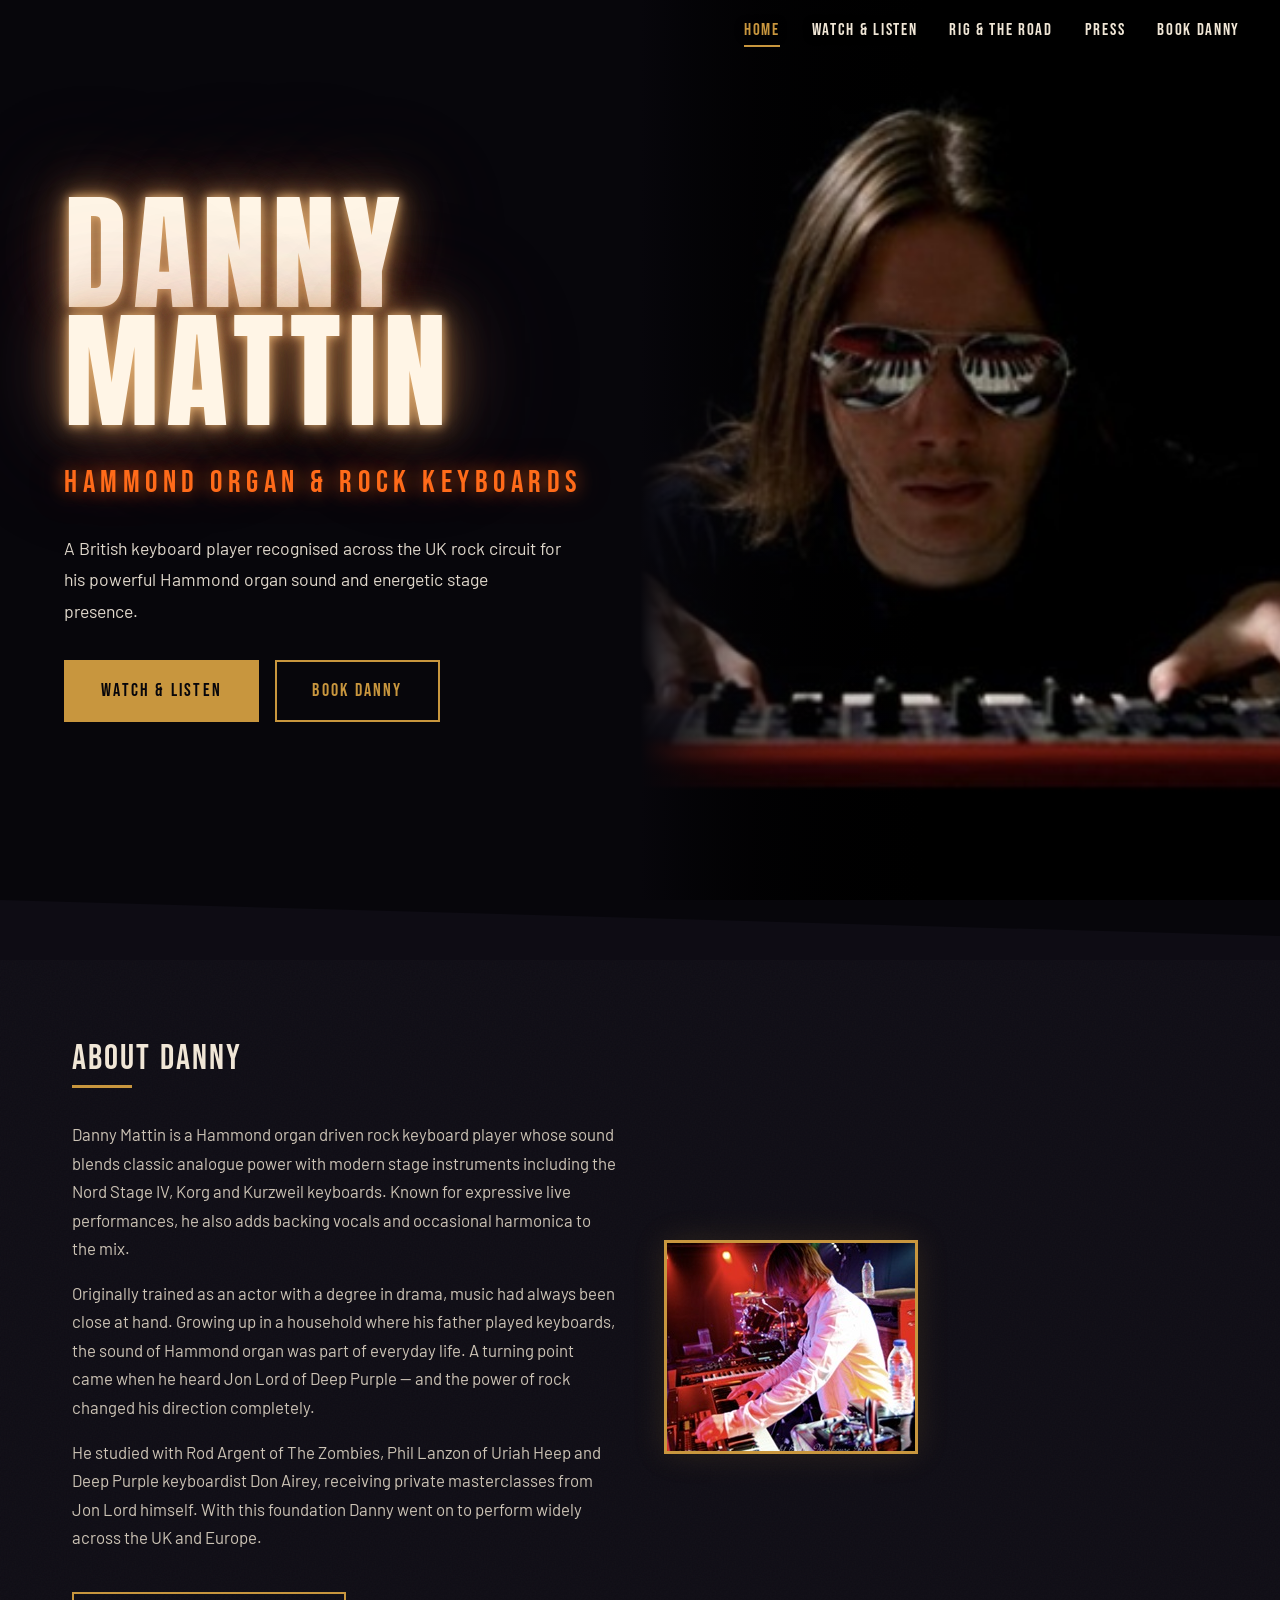
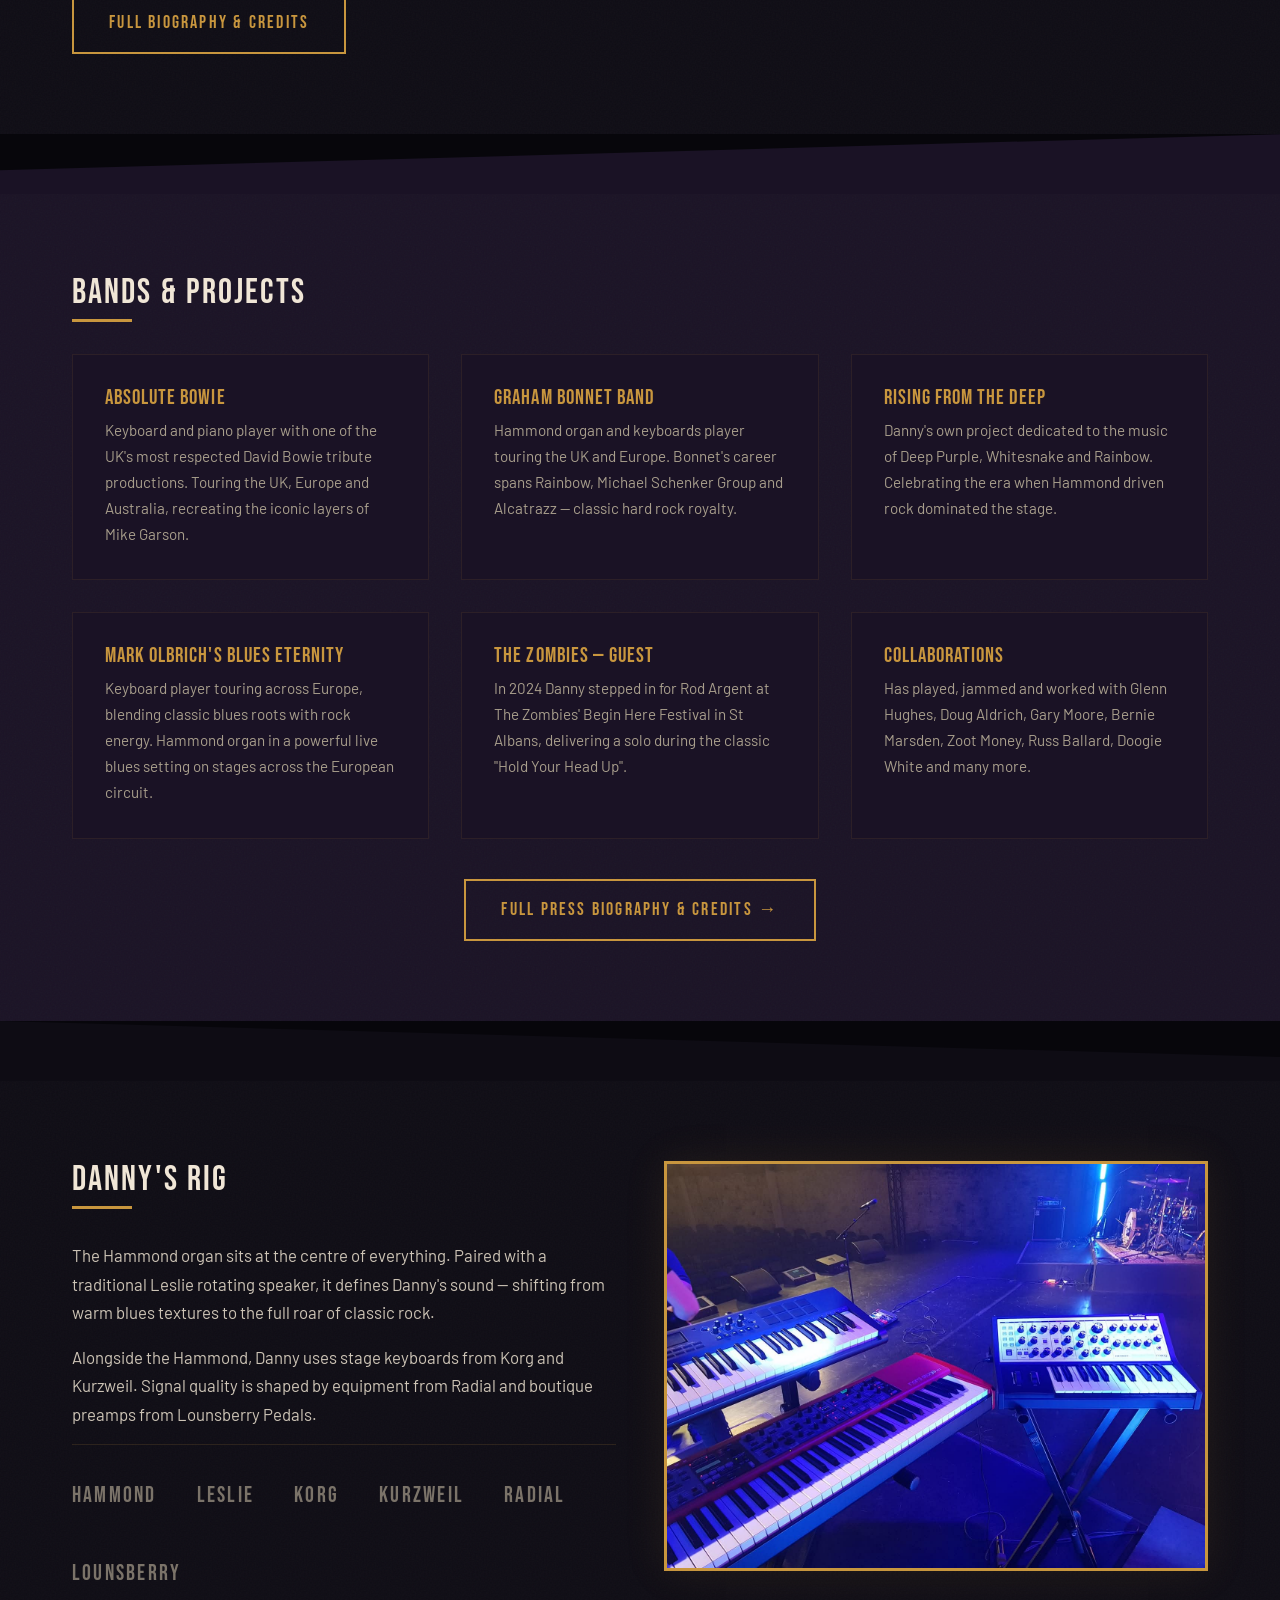
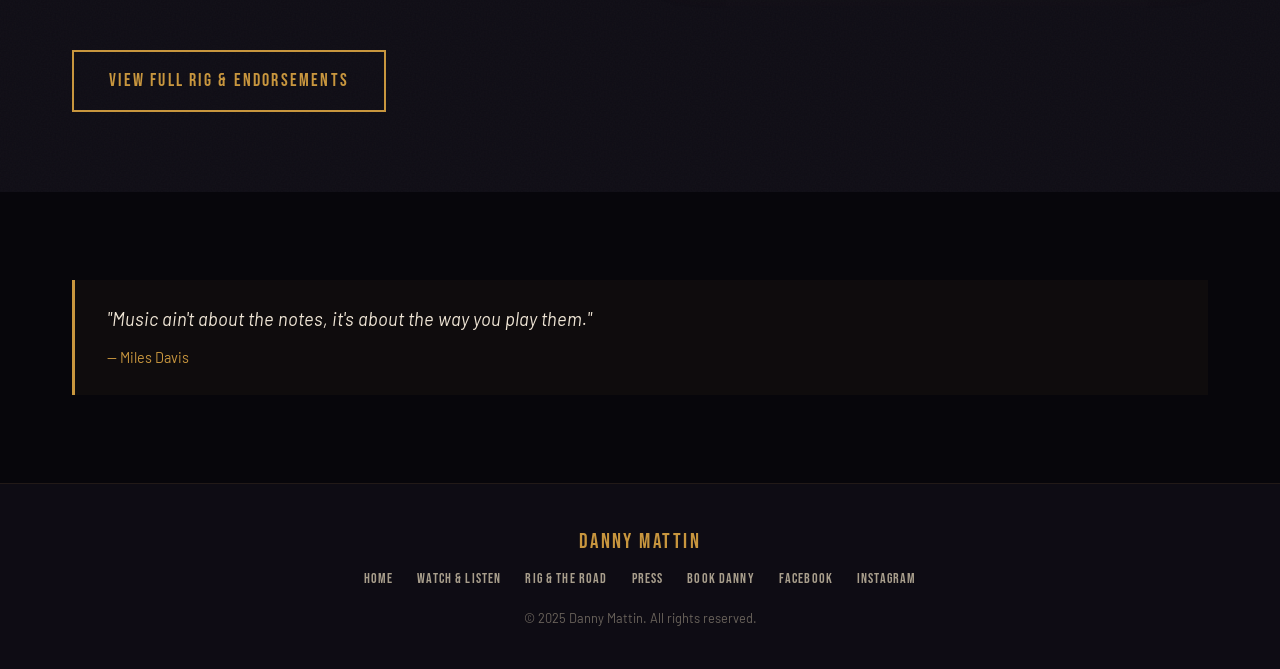
<file: index.html>
<!DOCTYPE html>
<html lang="en">
<head>
  <meta charset="UTF-8">
  <meta name="viewport" content="width=device-width, initial-scale=1.0">
  <meta name="description" content="Danny Mattin — Hammond organ driven rock keyboard player. Powerful live performances across the UK and Europe with Absolute Bowie, Graham Bonnet Band and Rising From The Deep.">
  <title>Danny Mattin — Hammond Organ & Rock Keyboards</title>
  <link href="https://fonts.googleapis.com/css2?family=Anton&display=swap" rel="stylesheet">
  <link rel="stylesheet" href="css/styles.css">
</head>
<body>

  <nav class="site-nav">
    <button class="nav-toggle" aria-label="Toggle menu" onclick="document.querySelector('.nav-links').classList.toggle('open')">
      <span></span><span></span><span></span>
    </button>
    <ul class="nav-links">
      <li><a href="index.html" class="active">Home</a></li>
      <li><a href="watch.html">Watch &amp; Listen</a></li>
      <li><a href="rig.html">Rig &amp; The Road</a></li>
      <li><a href="press.html">Press</a></li>
      <li><a href="contact.html">Book Danny</a></li>
    </ul>
  </nav>

  <section class="hero">
    <div class="hero-split">
      <div class="hero-content">
        <h1 class="hero-name fade-in">
          <span class="hero-name-line">Danny</span>
          <span class="hero-name-line">Mattin</span>
        </h1>
        <p class="hero-tagline fade-in fade-in-delay-1">Hammond Organ &amp; Rock Keyboards</p>
        <p class="hero-text fade-in fade-in-delay-2">A British keyboard player recognised across the UK rock circuit for his powerful Hammond organ sound and energetic stage presence.</p>
        <div class="hero-buttons fade-in fade-in-delay-3">
          <a href="watch.html" class="btn btn-primary">Watch &amp; Listen</a>
          <a href="contact.html" class="btn btn-outline">Book Danny</a>
        </div>
      </div>
      <div class="hero-photo">
        <img src="images/heoresandspareimages/HEROIMAGEHOMEPAGE.jpg" alt="Danny Mattin performing live on Hammond organ">
      </div>
    </div>
  </section>

  <div class="divider-angled" style="background: var(--dark);"></div>
  <section class="section-dark texture-overlay" style="padding: 5rem 0;">
    <div class="section-inner">
      <div class="bio-strip">
        <div>
          <h2 class="section-title">About Danny</h2>
          <span class="section-accent"></span>
          <p>Danny Mattin is a Hammond organ driven rock keyboard player whose sound blends classic analogue power with modern stage instruments including the Nord Stage IV, Korg and Kurzweil keyboards. Known for expressive live performances, he also adds backing vocals and occasional harmonica to the mix.</p>
          <p>Originally trained as an actor with a degree in drama, music had always been close at hand. Growing up in a household where his father played keyboards, the sound of Hammond organ was part of everyday life. A turning point came when he heard Jon Lord of Deep Purple — and the power of rock changed his direction completely.</p>
          <p>He studied with Rod Argent of The Zombies, Phil Lanzon of Uriah Heep and Deep Purple keyboardist Don Airey, receiving private masterclasses from Jon Lord himself. With this foundation Danny went on to perform widely across the UK and Europe.</p>
          <a href="press.html" class="btn btn-outline" style="margin-top: 1.5rem;">Full Biography &amp; Credits</a>
        </div>
        <div>
          <img src="images/heoresandspareimages/DANNYPLAYINGYOUNGER.jpg" alt="Danny Mattin playing keyboards">
        </div>
      </div>
    </div>
  </section>

  <div class="divider-angled-reverse"></div>
  <section class="section-purple texture-overlay" style="padding: 5rem 0;">
    <div class="section-inner">
      <h2 class="section-title">Bands &amp; Projects</h2>
      <span class="section-accent"></span>
      <div class="bands-grid">
        <div class="band-card">
          <h3>Absolute Bowie</h3>
          <p>Keyboard and piano player with one of the UK's most respected David Bowie tribute productions. Touring the UK, Europe and Australia, recreating the iconic layers of Mike Garson.</p>
        </div>
        <div class="band-card">
          <h3>Graham Bonnet Band</h3>
          <p>Hammond organ and keyboards player touring the UK and Europe. Bonnet's career spans Rainbow, Michael Schenker Group and Alcatrazz — classic hard rock royalty.</p>
        </div>
        <div class="band-card">
          <h3>Rising From The Deep</h3>
          <p>Danny's own project dedicated to the music of Deep Purple, Whitesnake and Rainbow. Celebrating the era when Hammond driven rock dominated the stage.</p>
        </div>
        <div class="band-card">
          <h3>Mark Olbrich's Blues Eternity</h3>
          <p>Keyboard player touring across Europe, blending classic blues roots with rock energy. Hammond organ in a powerful live blues setting on stages across the European circuit.</p>
        </div>
        <div class="band-card">
          <h3>The Zombies — Guest</h3>
          <p>In 2024 Danny stepped in for Rod Argent at The Zombies' Begin Here Festival in St Albans, delivering a solo during the classic "Hold Your Head Up".</p>
        </div>
        <div class="band-card">
          <h3>Collaborations</h3>
          <p>Has played, jammed and worked with Glenn Hughes, Doug Aldrich, Gary Moore, Bernie Marsden, Zoot Money, Russ Ballard, Doogie White and many more.</p>
        </div>
      </div>
      <div style="text-align: center; margin-top: 2.5rem;">
        <a href="press.html" class="btn btn-outline">Full Press Biography &amp; Credits &rarr;</a>
      </div>
    </div>
  </section>

  <div class="divider-angled" style="background: var(--dark);"></div>
  <section class="section-dark texture-overlay" style="padding: 5rem 0;">
    <div class="section-inner">
      <div class="rig-content">
        <div>
          <h2 class="section-title">Danny's Rig</h2>
          <span class="section-accent"></span>
          <p>The Hammond organ sits at the centre of everything. Paired with a traditional Leslie rotating speaker, it defines Danny's sound — shifting from warm blues textures to the full roar of classic rock.</p>
          <p>Alongside the Hammond, Danny uses stage keyboards from Korg and Kurzweil. Signal quality is shaped by equipment from Radial and boutique preamps from Lounsberry Pedals.</p>
          <div class="brand-strip">
            <span>Hammond</span>
            <span>Leslie</span>
            <span>Korg</span>
            <span>Kurzweil</span>
            <span>Radial</span>
            <span>Lounsberry</span>
          </div>
          <a href="rig.html" class="btn btn-outline" style="margin-top: 1.5rem;">View Full Rig &amp; Endorsements</a>
        </div>
        <div>
          <img src="images/heoresandspareimages/ENDORSEMENTS%20heroRIG.jpg" alt="Danny Mattin's Hammond organ and Leslie speaker rig" class="rig-image">
        </div>
      </div>
    </div>
  </section>

  <section style="padding: 3rem 2rem; max-width: var(--max-width); margin: 0 auto;">
    <div class="quote-block">
      <p>"Music ain't about the notes, it's about the way you play them."</p>
      <cite>— Miles Davis</cite>
    </div>
  </section>

  <footer class="site-footer">
    <div class="footer-inner">
      <p class="footer-name">Danny Mattin</p>
      <div class="footer-links">
        <a href="index.html">Home</a>
        <a href="watch.html">Watch &amp; Listen</a>
        <a href="rig.html">Rig &amp; The Road</a>
        <a href="press.html">Press</a>
        <a href="contact.html">Book Danny</a>
        <a href="https://www.facebook.com/Dannymattin" target="_blank" rel="noopener">Facebook</a>
        <a href="https://www.instagram.com/dannymattin/" target="_blank" rel="noopener">Instagram</a>
      </div>
      <p class="footer-copy">&copy; 2025 Danny Mattin. All rights reserved.</p>
    </div>
  </footer>

  <script>
    window.addEventListener('scroll', function() {
      document.querySelector('.site-nav').classList.toggle('scrolled', window.scrollY > 50);
    });
  </script>
</body>
</html>
</file>
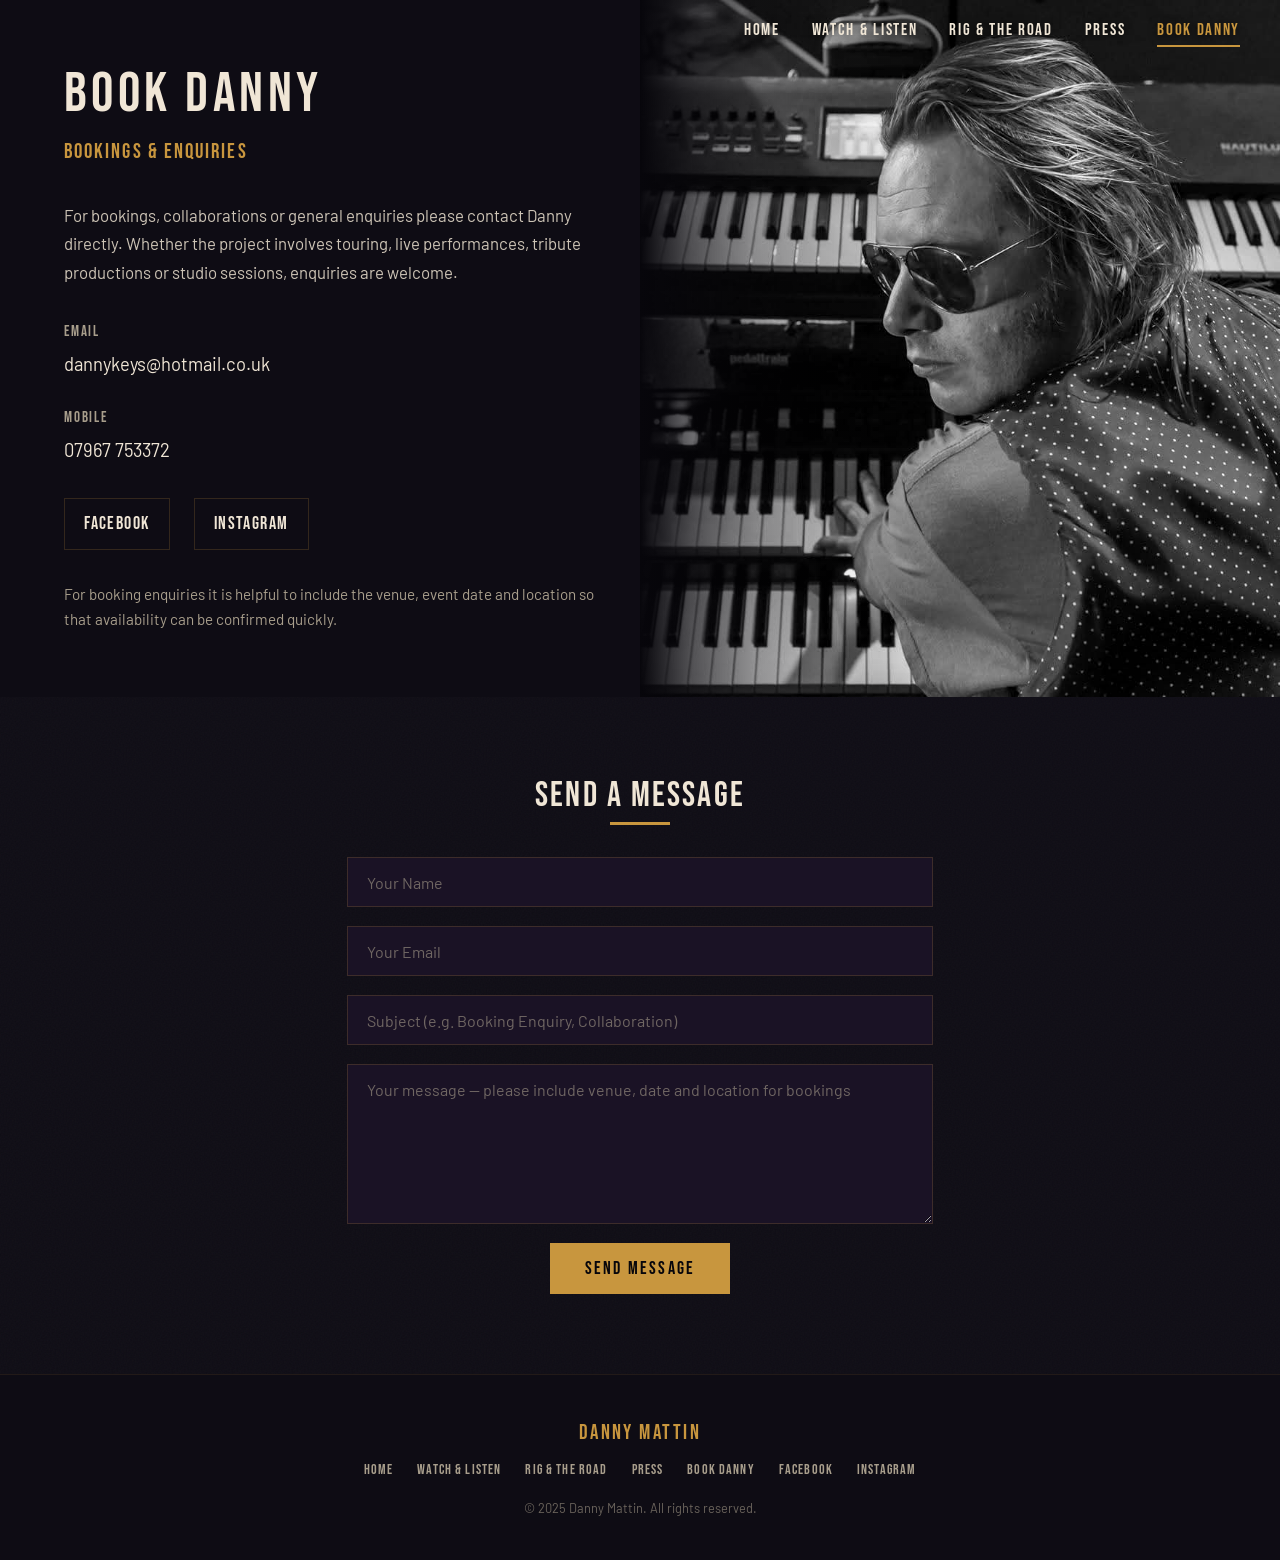
<file: contact.html>
<!DOCTYPE html>
<html lang="en">
<head>
  <meta charset="UTF-8">
  <meta name="viewport" content="width=device-width, initial-scale=1.0">
  <meta name="description" content="Book Danny Mattin for live performances, touring, studio sessions and collaborations. Hammond organ and rock keyboards available for hire.">
  <title>Book Danny — Danny Mattin</title>
  <link rel="stylesheet" href="css/styles.css">
</head>
<body>

  <nav class="site-nav">
    <button class="nav-toggle" aria-label="Toggle menu" onclick="document.querySelector('.nav-links').classList.toggle('open')">
      <span></span><span></span><span></span>
    </button>
    <ul class="nav-links">
      <li><a href="index.html">Home</a></li>
      <li><a href="watch.html">Watch &amp; Listen</a></li>
      <li><a href="rig.html">Rig &amp; The Road</a></li>
      <li><a href="press.html">Press</a></li>
      <li><a href="contact.html" class="active">Book Danny</a></li>
    </ul>
  </nav>

  <!-- Split Hero: Large photo LEFT, contact info RIGHT -->
  <section class="page-hero-split">
    <div class="hero-photo">
      <img src="images/heoresandspareimages/ubercoolplaying%20hero%20contact%20page.jpg" alt="Danny Mattin playing keyboards">
    </div>
    <div class="page-hero-text" style="background: var(--dark);">
      <h1 class="page-hero-title fade-in">Book Danny</h1>
      <p class="page-hero-sub fade-in fade-in-delay-1" style="margin-bottom: 2rem;">Bookings &amp; Enquiries</p>

      <div class="fade-in fade-in-delay-2">
        <p style="margin-bottom: 2rem; font-size: 1.05rem; color: var(--body-text);">For bookings, collaborations or general enquiries please contact Danny directly. Whether the project involves touring, live performances, tribute productions or studio sessions, enquiries are welcome.</p>

        <div class="contact-item">
          <div class="label">Email</div>
          <a href="mailto:dannykeys@hotmail.co.uk" style="color: var(--warm-white); font-size: 1.15rem;">dannykeys@hotmail.co.uk</a>
        </div>

        <div class="contact-item">
          <div class="label">Mobile</div>
          <span style="color: var(--warm-white); font-size: 1.15rem;">07967 753372</span>
        </div>

        <div class="social-links">
          <a href="https://www.facebook.com/Dannymattin" target="_blank" rel="noopener">Facebook</a>
          <a href="https://www.instagram.com/dannymattin/" target="_blank" rel="noopener">Instagram</a>
        </div>

        <p style="margin-top: 2rem; color: var(--warm-grey); font-size: 0.95rem;">For booking enquiries it is helpful to include the venue, event date and location so that availability can be confirmed quickly.</p>
      </div>
    </div>
  </section>

  <!-- Contact Form Section -->
  <section class="section-dark texture-overlay" style="padding: 5rem 0;">
    <div class="section-inner" style="max-width: 650px;">
      <h2 class="section-title" style="text-align: center;">Send a Message</h2>
      <span class="section-accent" style="margin: 0 auto 2rem;"></span>
      <form class="contact-form" action="https://formspree.io/f/xnpppkdd" method="POST">
        <input type="text" name="name" placeholder="Your Name" required>
        <input type="email" name="email" placeholder="Your Email" required>
        <input type="text" name="subject" placeholder="Subject (e.g. Booking Enquiry, Collaboration)">
        <textarea name="message" placeholder="Your message — please include venue, date and location for bookings" required></textarea>
        <button type="submit" class="btn btn-primary" style="border: none; cursor: pointer; align-self: center;">Send Message</button>
      </form>
    </div>
  </section>

  <footer class="site-footer">
    <div class="footer-inner">
      <p class="footer-name">Danny Mattin</p>
      <div class="footer-links">
        <a href="index.html">Home</a>
        <a href="watch.html">Watch &amp; Listen</a>
        <a href="rig.html">Rig &amp; The Road</a>
        <a href="press.html">Press</a>
        <a href="contact.html">Book Danny</a>
        <a href="https://www.facebook.com/Dannymattin" target="_blank" rel="noopener">Facebook</a>
        <a href="https://www.instagram.com/dannymattin/" target="_blank" rel="noopener">Instagram</a>
      </div>
      <p class="footer-copy">&copy; 2025 Danny Mattin. All rights reserved.</p>
    </div>
  </footer>

  <script>
    window.addEventListener('scroll', function() {
      document.querySelector('.site-nav').classList.toggle('scrolled', window.scrollY > 50);
    });
  </script>
</body>
</html>
</file>
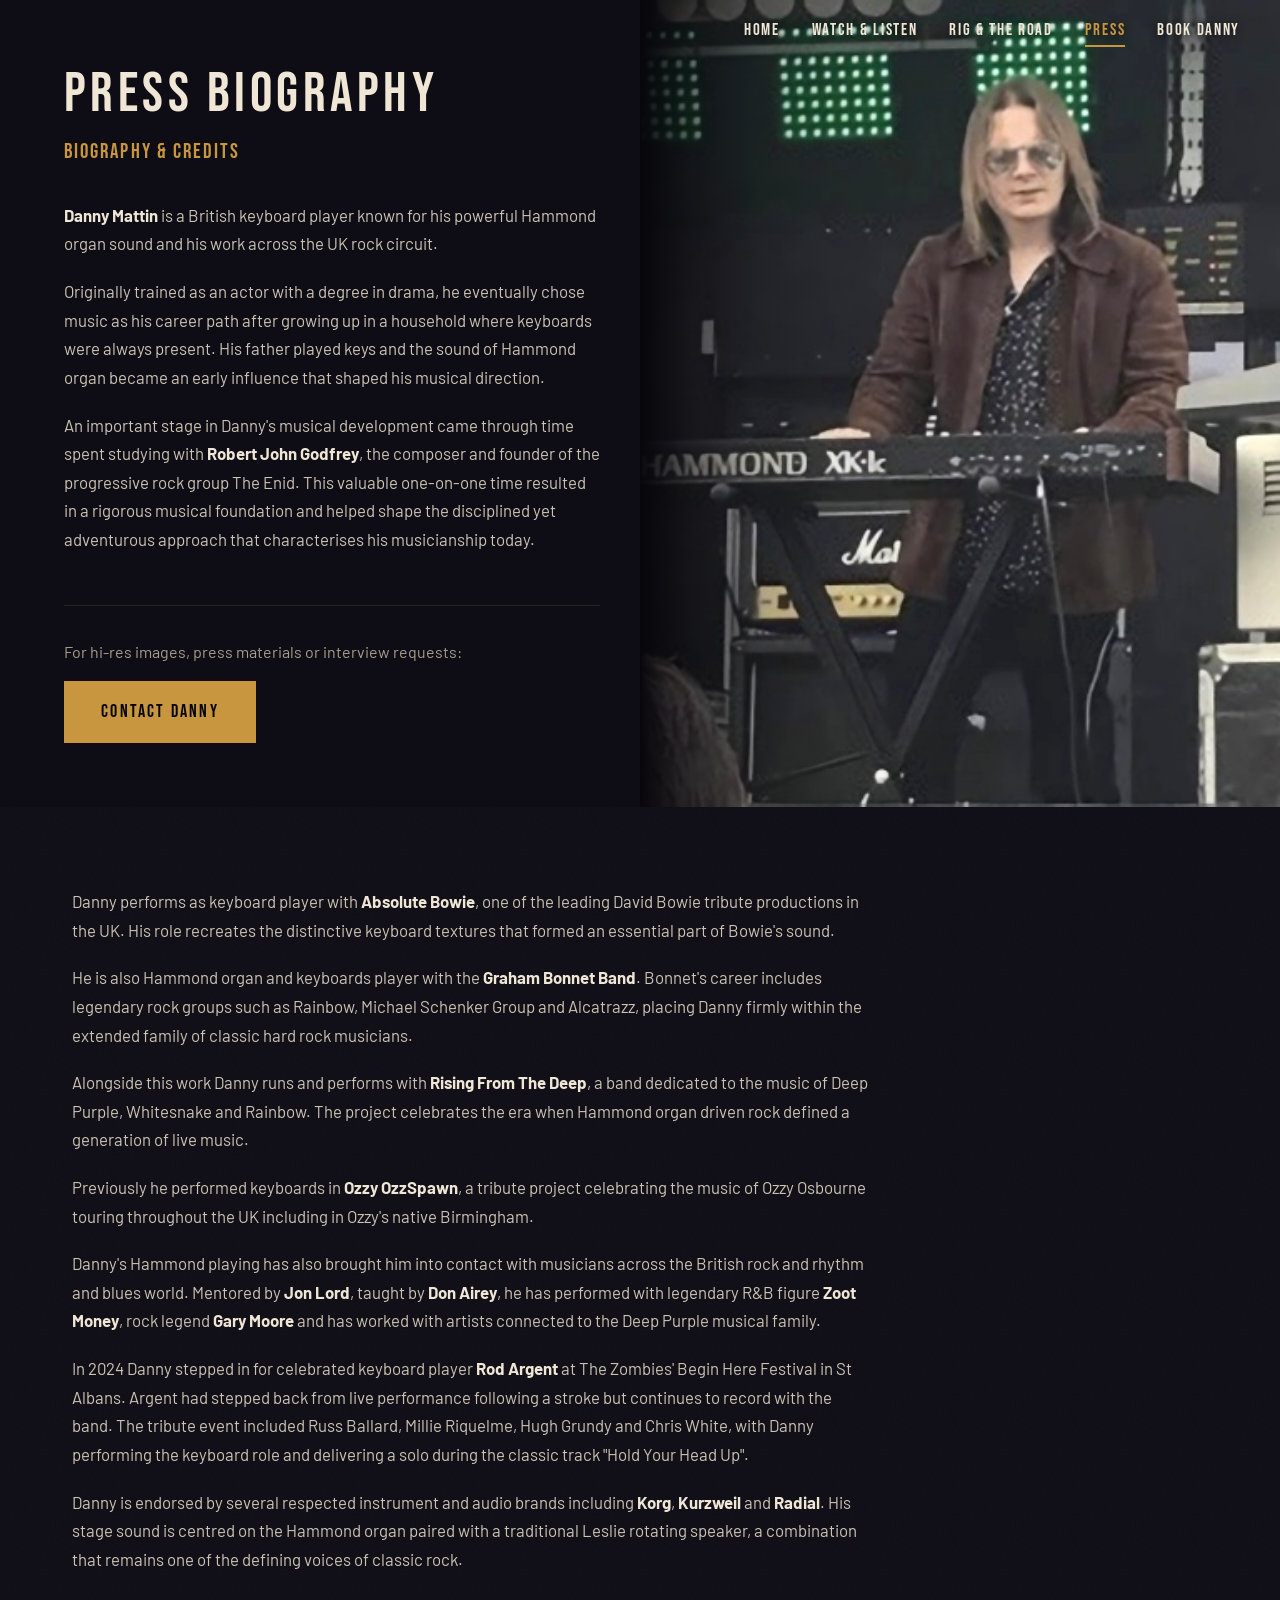
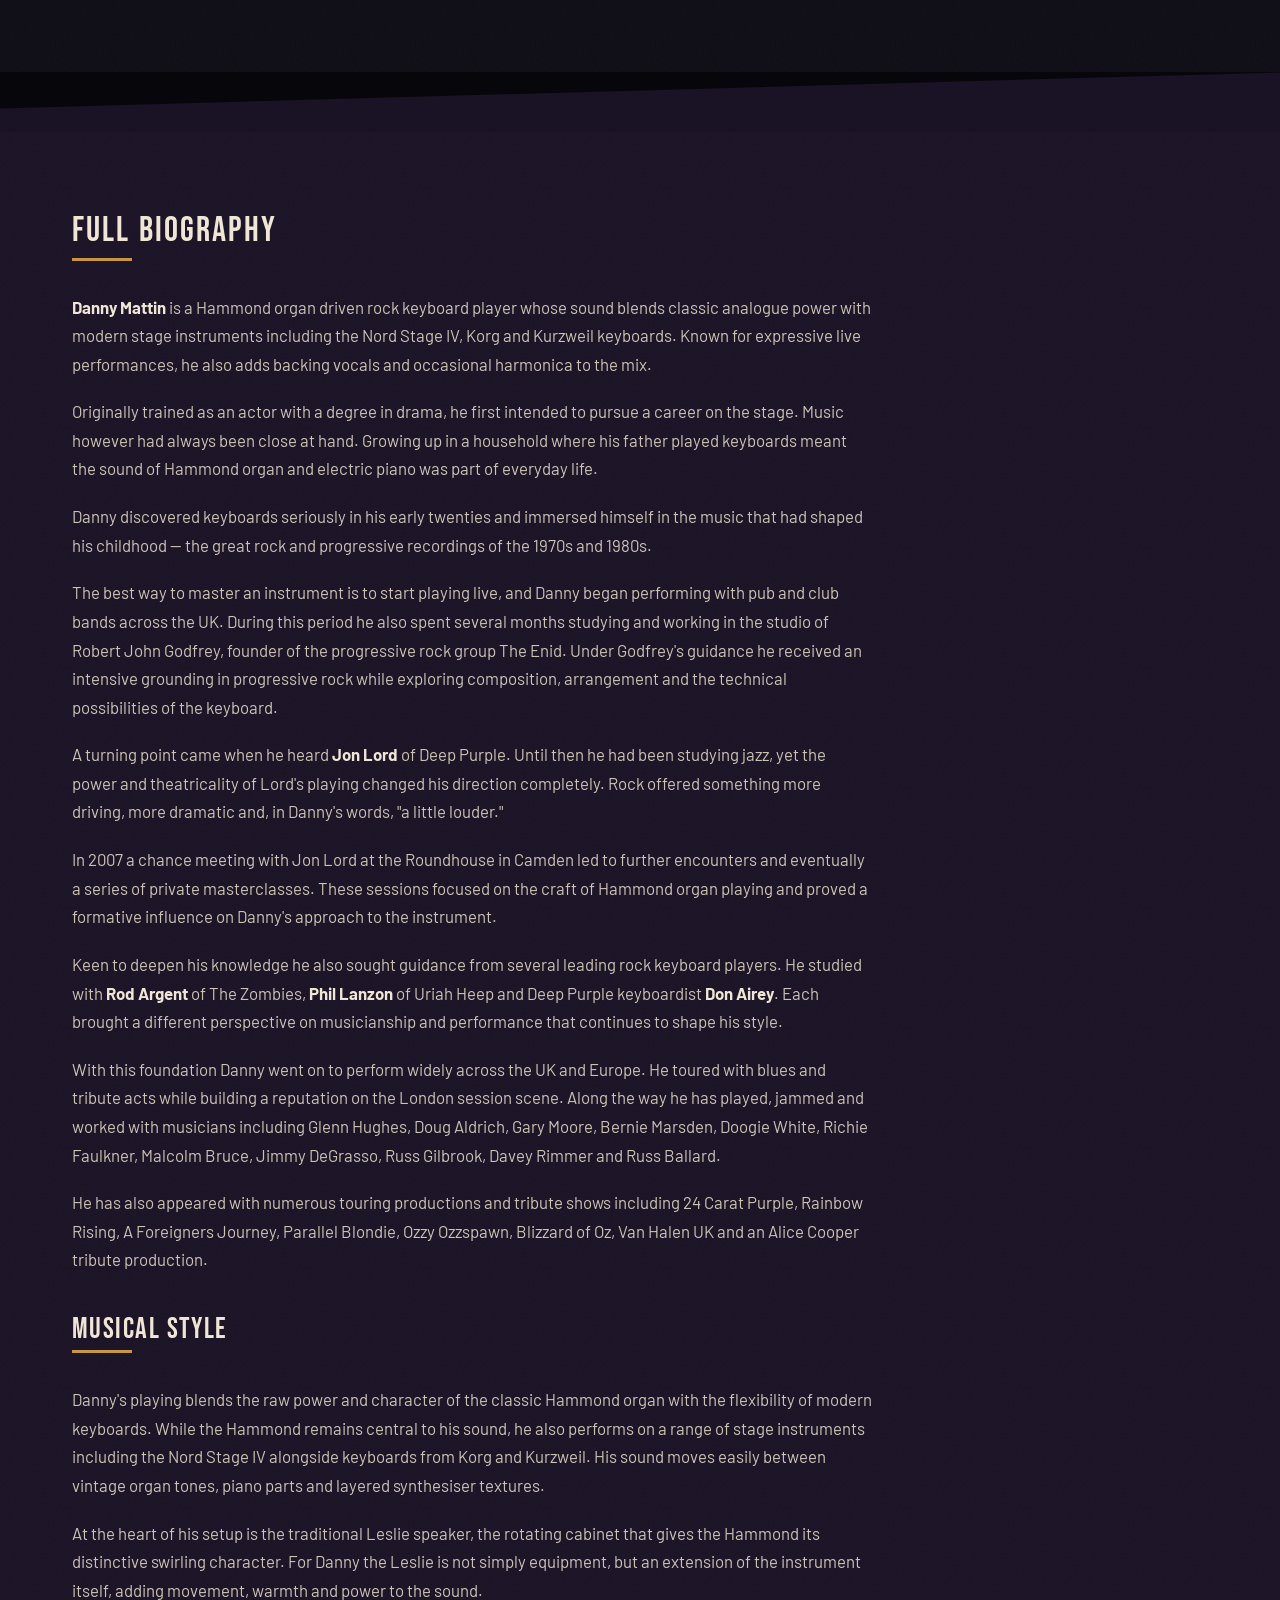
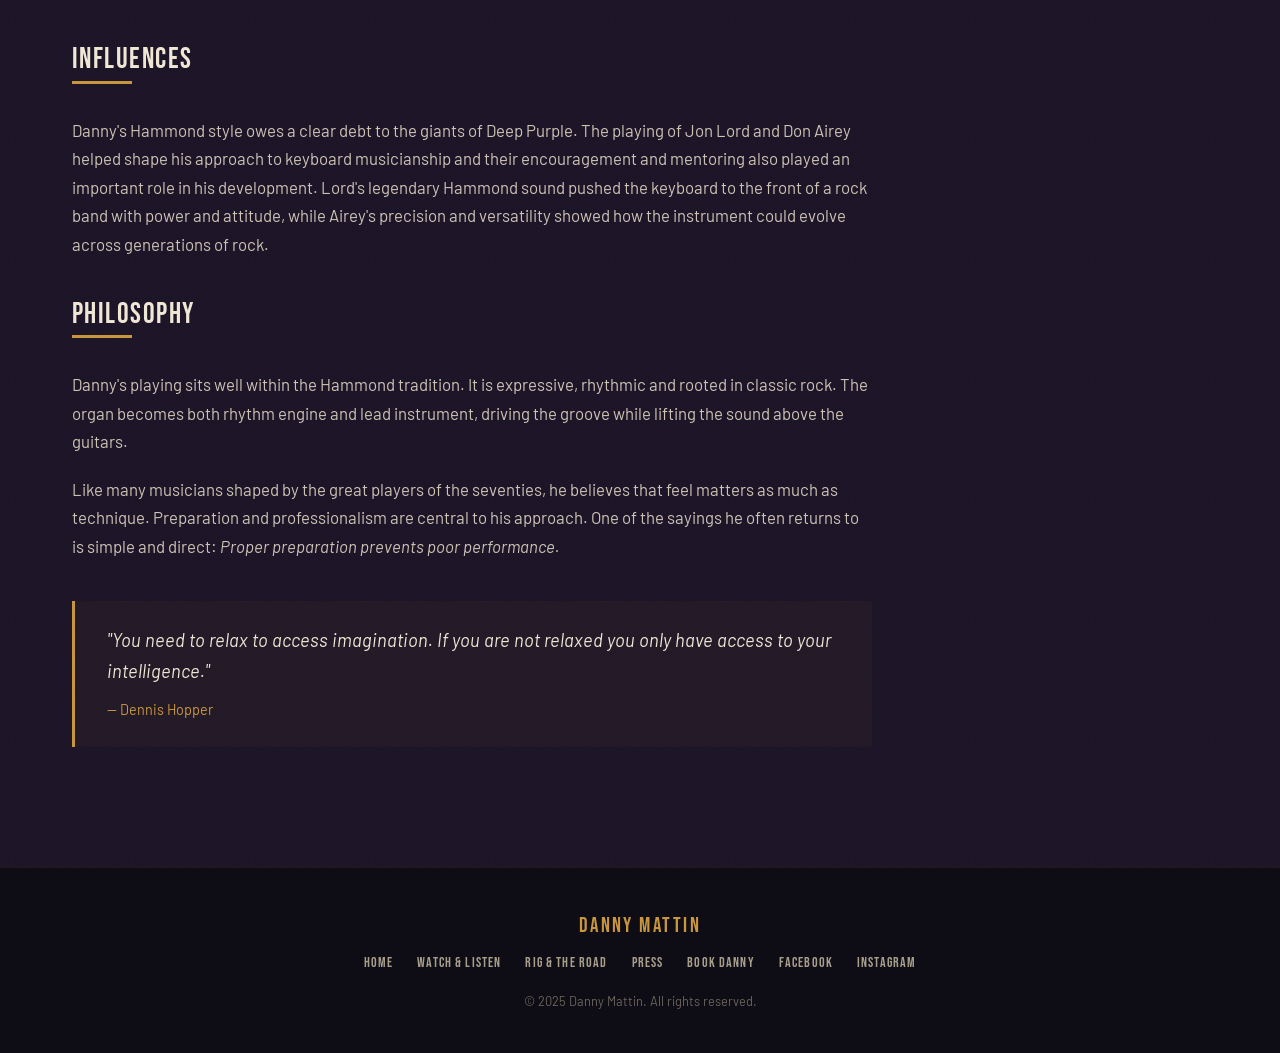
<file: press.html>
<!DOCTYPE html>
<html lang="en">
<head>
  <meta charset="UTF-8">
  <meta name="viewport" content="width=device-width, initial-scale=1.0">
  <meta name="description" content="Danny Mattin press biography — Hammond organ and rock keyboard player. Absolute Bowie, Graham Bonnet Band, Rising From The Deep. Endorsed by Korg, Kurzweil, Radial.">
  <title>Press Biography — Danny Mattin</title>
  <link rel="stylesheet" href="css/styles.css">
</head>
<body>

  <nav class="site-nav">
    <button class="nav-toggle" aria-label="Toggle menu" onclick="document.querySelector('.nav-links').classList.toggle('open')">
      <span></span><span></span><span></span>
    </button>
    <ul class="nav-links">
      <li><a href="index.html">Home</a></li>
      <li><a href="watch.html">Watch &amp; Listen</a></li>
      <li><a href="rig.html">Rig &amp; The Road</a></li>
      <li><a href="press.html" class="active">Press</a></li>
      <li><a href="contact.html">Book Danny</a></li>
    </ul>
  </nav>

  <!-- Split Hero: Bio text LEFT, full photo RIGHT -->
  <section class="page-hero-split">
    <div class="page-hero-text">
      <h1 class="page-hero-title fade-in">Press Biography</h1>
      <p class="page-hero-sub fade-in fade-in-delay-1" style="margin-bottom: 2rem;">Biography &amp; Credits</p>

      <div class="press-content fade-in fade-in-delay-2">
        <p><strong>Danny Mattin</strong> is a British keyboard player known for his powerful Hammond organ sound and his work across the UK rock circuit.</p>
        <p>Originally trained as an actor with a degree in drama, he eventually chose music as his career path after growing up in a household where keyboards were always present. His father played keys and the sound of Hammond organ became an early influence that shaped his musical direction.</p>
        <p>An important stage in Danny's musical development came through time spent studying with <strong>Robert John Godfrey</strong>, the composer and founder of the progressive rock group The Enid. This valuable one-on-one time resulted in a rigorous musical foundation and helped shape the disciplined yet adventurous approach that characterises his musicianship today.</p>
      </div>

      <div class="press-download fade-in fade-in-delay-3">
        <p style="color: var(--warm-grey); margin-bottom: 1rem;">For hi-res images, press materials or interview requests:</p>
        <a href="contact.html" class="btn btn-primary">Contact Danny</a>
      </div>
    </div>
    <div class="hero-photo">
      <img src="images/heoresandspareimages/RAMBLINGMANFESTIVAL.jpg" alt="Danny Mattin performing at Ramblin Man Festival">
    </div>
  </section>

  <!-- Continued Press Bio -->
  <section class="section-dark texture-overlay" style="padding: 5rem 0;">
    <div class="section-inner">
      <div class="press-content">
        <p>Danny performs as keyboard player with <strong>Absolute Bowie</strong>, one of the leading David Bowie tribute productions in the UK. His role recreates the distinctive keyboard textures that formed an essential part of Bowie's sound.</p>

        <p>He is also Hammond organ and keyboards player with the <strong>Graham Bonnet Band</strong>. Bonnet's career includes legendary rock groups such as Rainbow, Michael Schenker Group and Alcatrazz, placing Danny firmly within the extended family of classic hard rock musicians.</p>

        <p>Alongside this work Danny runs and performs with <strong>Rising From The Deep</strong>, a band dedicated to the music of Deep Purple, Whitesnake and Rainbow. The project celebrates the era when Hammond organ driven rock defined a generation of live music.</p>

        <p>Previously he performed keyboards in <strong>Ozzy OzzSpawn</strong>, a tribute project celebrating the music of Ozzy Osbourne touring throughout the UK including in Ozzy's native Birmingham.</p>

        <p>Danny's Hammond playing has also brought him into contact with musicians across the British rock and rhythm and blues world. Mentored by <strong>Jon Lord</strong>, taught by <strong>Don Airey</strong>, he has performed with legendary R&amp;B figure <strong>Zoot Money</strong>, rock legend <strong>Gary Moore</strong> and has worked with artists connected to the Deep Purple musical family.</p>

        <p>In 2024 Danny stepped in for celebrated keyboard player <strong>Rod Argent</strong> at The Zombies' Begin Here Festival in St Albans. Argent had stepped back from live performance following a stroke but continues to record with the band. The tribute event included Russ Ballard, Millie Riquelme, Hugh Grundy and Chris White, with Danny performing the keyboard role and delivering a solo during the classic track "Hold Your Head Up".</p>

        <p>Danny is endorsed by several respected instrument and audio brands including <strong>Korg</strong>, <strong>Kurzweil</strong> and <strong>Radial</strong>. His stage sound is centred on the Hammond organ paired with a traditional Leslie rotating speaker, a combination that remains one of the defining voices of classic rock.</p>
      </div>
    </div>
  </section>

  <!-- Full Biography -->
  <div class="divider-angled-reverse"></div>
  <section class="section-purple texture-overlay" style="padding: 5rem 0;">
    <div class="section-inner">
      <div class="press-content">
        <h2 class="section-title">Full Biography</h2>
        <span class="section-accent"></span>

        <p><strong>Danny Mattin</strong> is a Hammond organ driven rock keyboard player whose sound blends classic analogue power with modern stage instruments including the Nord Stage IV, Korg and Kurzweil keyboards. Known for expressive live performances, he also adds backing vocals and occasional harmonica to the mix.</p>

        <p>Originally trained as an actor with a degree in drama, he first intended to pursue a career on the stage. Music however had always been close at hand. Growing up in a household where his father played keyboards meant the sound of Hammond organ and electric piano was part of everyday life.</p>

        <p>Danny discovered keyboards seriously in his early twenties and immersed himself in the music that had shaped his childhood — the great rock and progressive recordings of the 1970s and 1980s.</p>

        <p>The best way to master an instrument is to start playing live, and Danny began performing with pub and club bands across the UK. During this period he also spent several months studying and working in the studio of Robert John Godfrey, founder of the progressive rock group The Enid. Under Godfrey's guidance he received an intensive grounding in progressive rock while exploring composition, arrangement and the technical possibilities of the keyboard.</p>

        <p>A turning point came when he heard <strong>Jon Lord</strong> of Deep Purple. Until then he had been studying jazz, yet the power and theatricality of Lord's playing changed his direction completely. Rock offered something more driving, more dramatic and, in Danny's words, "a little louder."</p>

        <p>In 2007 a chance meeting with Jon Lord at the Roundhouse in Camden led to further encounters and eventually a series of private masterclasses. These sessions focused on the craft of Hammond organ playing and proved a formative influence on Danny's approach to the instrument.</p>

        <p>Keen to deepen his knowledge he also sought guidance from several leading rock keyboard players. He studied with <strong>Rod Argent</strong> of The Zombies, <strong>Phil Lanzon</strong> of Uriah Heep and Deep Purple keyboardist <strong>Don Airey</strong>. Each brought a different perspective on musicianship and performance that continues to shape his style.</p>

        <p>With this foundation Danny went on to perform widely across the UK and Europe. He toured with blues and tribute acts while building a reputation on the London session scene. Along the way he has played, jammed and worked with musicians including Glenn Hughes, Doug Aldrich, Gary Moore, Bernie Marsden, Doogie White, Richie Faulkner, Malcolm Bruce, Jimmy DeGrasso, Russ Gilbrook, Davey Rimmer and Russ Ballard.</p>

        <p>He has also appeared with numerous touring productions and tribute shows including 24 Carat Purple, Rainbow Rising, A Foreigners Journey, Parallel Blondie, Ozzy Ozzspawn, Blizzard of Oz, Van Halen UK and an Alice Cooper tribute production.</p>

        <h3 style="font-size: 1.8rem; margin-top: 2.5rem; margin-bottom: 0.3rem;">Musical Style</h3>
        <span class="section-accent"></span>
        <p>Danny's playing blends the raw power and character of the classic Hammond organ with the flexibility of modern keyboards. While the Hammond remains central to his sound, he also performs on a range of stage instruments including the Nord Stage IV alongside keyboards from Korg and Kurzweil. His sound moves easily between vintage organ tones, piano parts and layered synthesiser textures.</p>
        <p>At the heart of his setup is the traditional Leslie speaker, the rotating cabinet that gives the Hammond its distinctive swirling character. For Danny the Leslie is not simply equipment, but an extension of the instrument itself, adding movement, warmth and power to the sound.</p>

        <h3 style="font-size: 1.8rem; margin-top: 2.5rem; margin-bottom: 0.3rem;">Influences</h3>
        <span class="section-accent"></span>
        <p>Danny's Hammond style owes a clear debt to the giants of Deep Purple. The playing of Jon Lord and Don Airey helped shape his approach to keyboard musicianship and their encouragement and mentoring also played an important role in his development. Lord's legendary Hammond sound pushed the keyboard to the front of a rock band with power and attitude, while Airey's precision and versatility showed how the instrument could evolve across generations of rock.</p>

        <h3 style="font-size: 1.8rem; margin-top: 2.5rem; margin-bottom: 0.3rem;">Philosophy</h3>
        <span class="section-accent"></span>
        <p>Danny's playing sits well within the Hammond tradition. It is expressive, rhythmic and rooted in classic rock. The organ becomes both rhythm engine and lead instrument, driving the groove while lifting the sound above the guitars.</p>
        <p>Like many musicians shaped by the great players of the seventies, he believes that feel matters as much as technique. Preparation and professionalism are central to his approach. One of the sayings he often returns to is simple and direct: <em>Proper preparation prevents poor performance.</em></p>

        <div class="quote-block" style="margin-top: 2.5rem;">
          <p>"You need to relax to access imagination. If you are not relaxed you only have access to your intelligence."</p>
          <cite>— Dennis Hopper</cite>
        </div>
      </div>
    </div>
  </section>

  <footer class="site-footer">
    <div class="footer-inner">
      <p class="footer-name">Danny Mattin</p>
      <div class="footer-links">
        <a href="index.html">Home</a>
        <a href="watch.html">Watch &amp; Listen</a>
        <a href="rig.html">Rig &amp; The Road</a>
        <a href="press.html">Press</a>
        <a href="contact.html">Book Danny</a>
        <a href="https://www.facebook.com/Dannymattin" target="_blank" rel="noopener">Facebook</a>
        <a href="https://www.instagram.com/dannymattin/" target="_blank" rel="noopener">Instagram</a>
      </div>
      <p class="footer-copy">&copy; 2025 Danny Mattin. All rights reserved.</p>
    </div>
  </footer>

  <script>
    window.addEventListener('scroll', function() {
      document.querySelector('.site-nav').classList.toggle('scrolled', window.scrollY > 50);
    });
  </script>
</body>
</html>
</file>
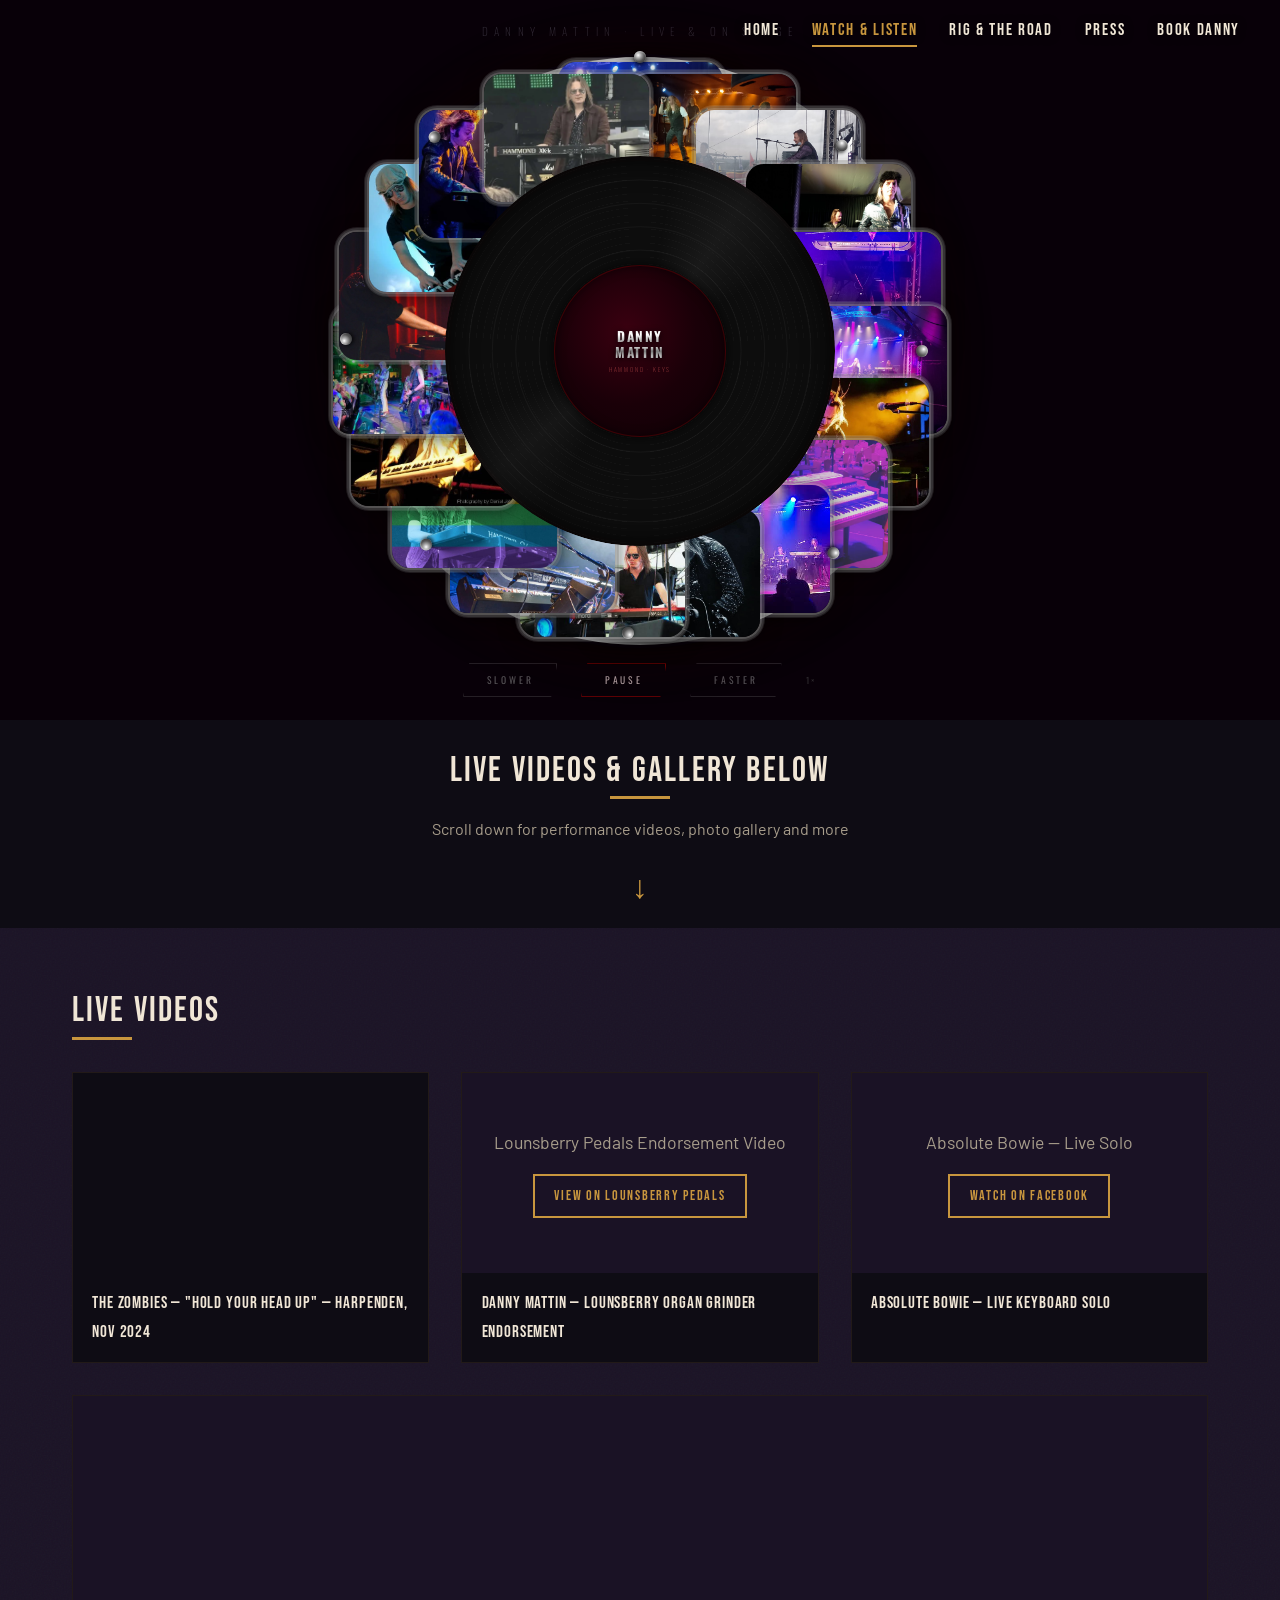
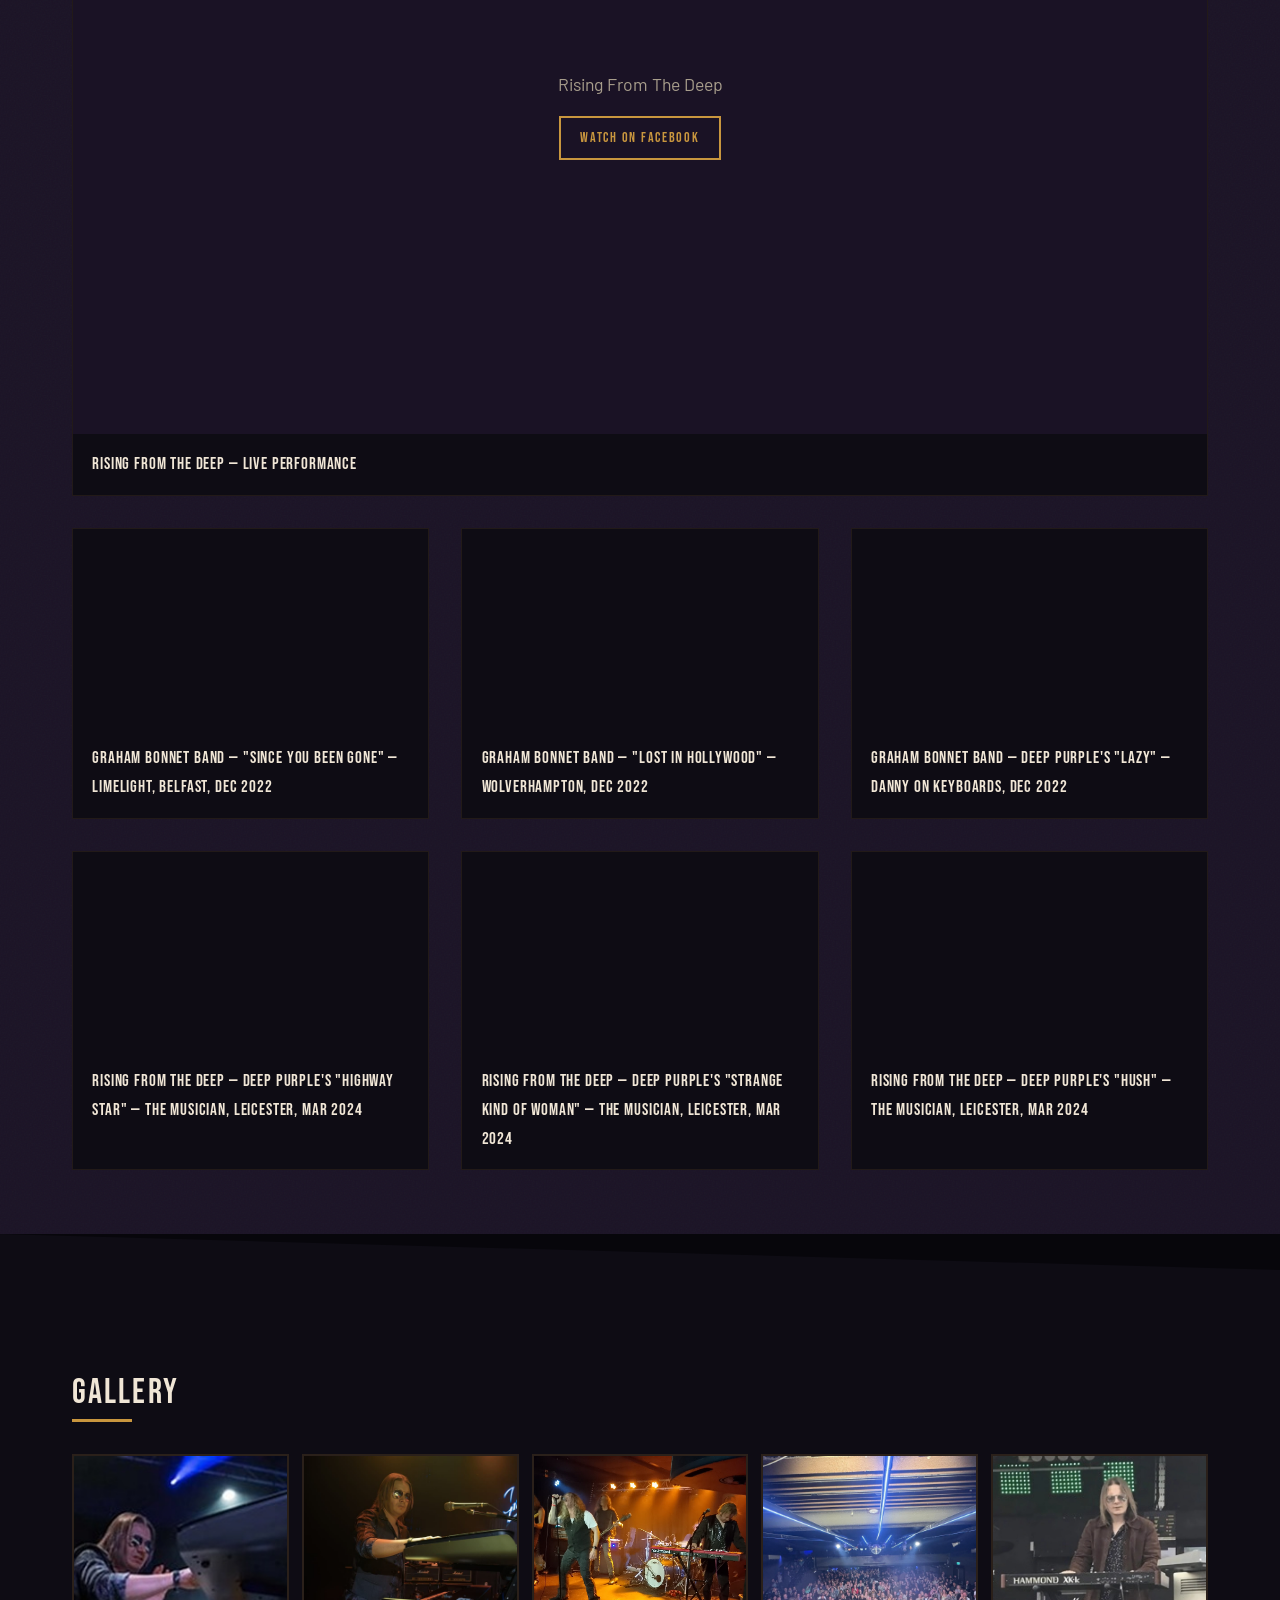
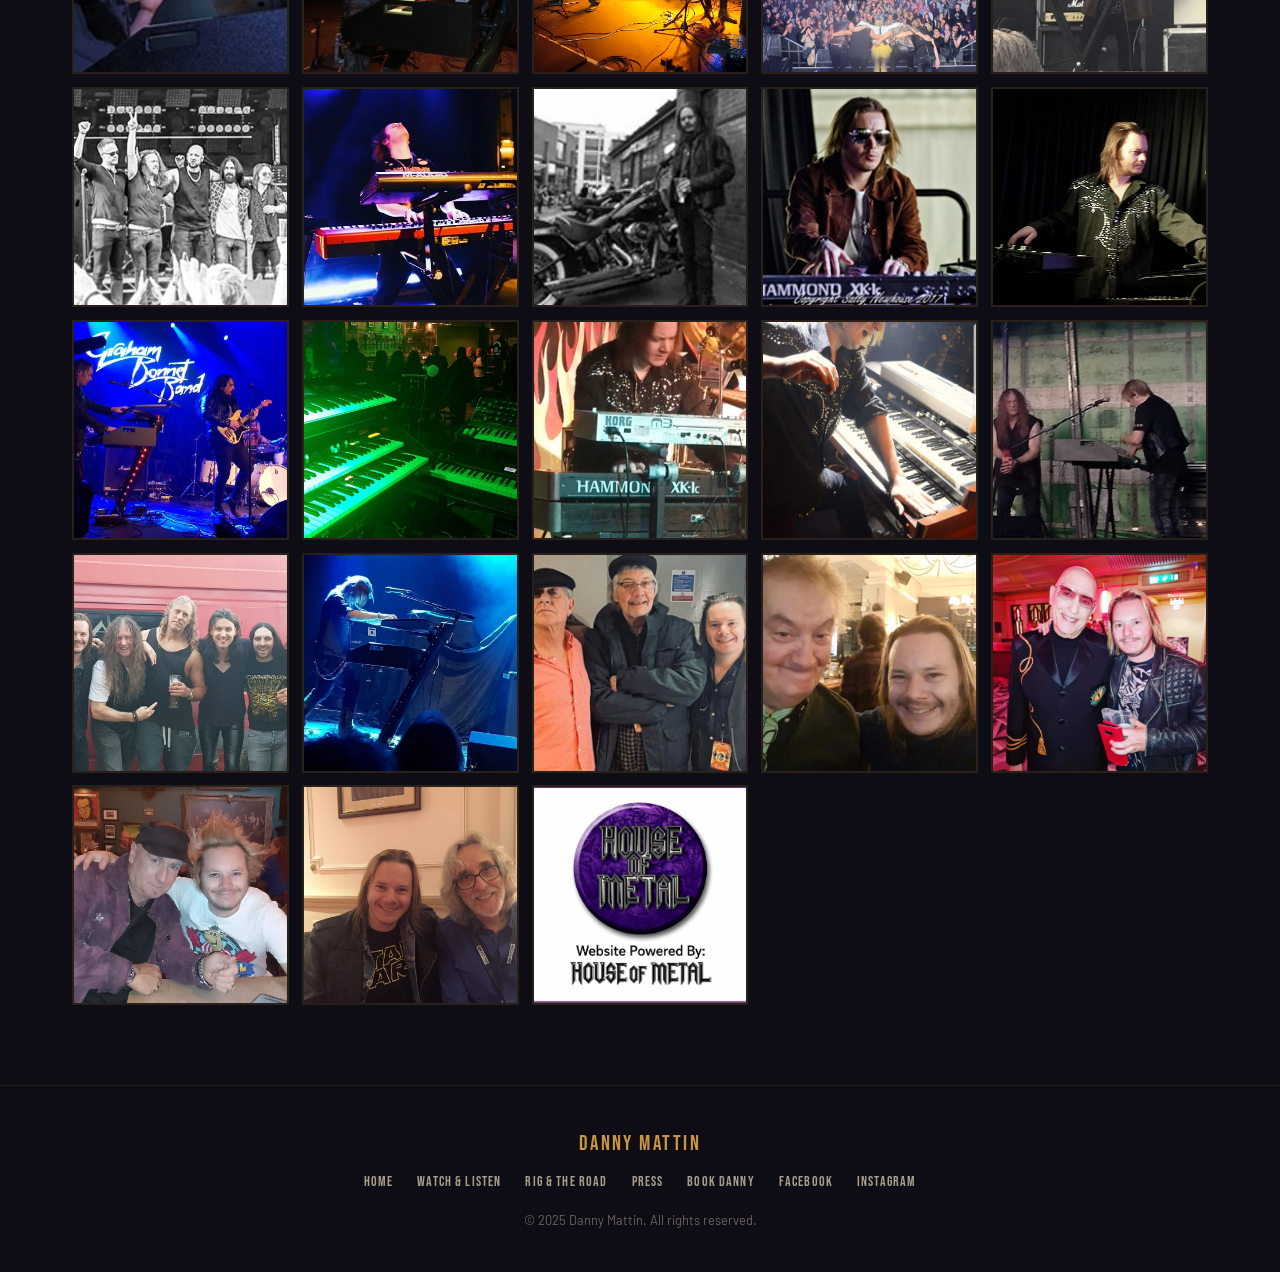
<file: watch.html>
<!DOCTYPE html>
<html lang="en">
<head>
  <meta charset="UTF-8">
  <meta name="viewport" content="width=device-width, initial-scale=1.0">
  <meta name="description" content="Watch Danny Mattin perform live — videos, photo gallery and the iconic Floyd-style photo carousel. Hammond organ and rock keyboards in action.">
  <title>Watch &amp; Listen — Danny Mattin</title>
  <link rel="stylesheet" href="css/styles.css">
</head>
<body>
 
  <nav class="site-nav">
    <button class="nav-toggle" aria-label="Toggle menu" onclick="document.querySelector('.nav-links').classList.toggle('open')">
      <span></span><span></span><span></span>
    </button>
    <ul class="nav-links">
      <li><a href="index.html">Home</a></li>
      <li><a href="watch.html" class="active">Watch &amp; Listen</a></li>
      <li><a href="rig.html">Rig &amp; The Road</a></li>
      <li><a href="press.html">Press</a></li>
      <li><a href="contact.html">Book Danny</a></li>
    </ul>
  </nav>
 
  <!-- Hero: Floyd-Style Photo Carousel — full breathing room -->
  <section style="background: var(--black); padding-top: 0;">
    <div class="carousel-container" style="max-width: 100%; margin: 0; border: none; box-shadow: none;">
      <iframe src="danny_mattin_photo_montage_11.html" title="Danny Mattin Photo Montage" style="height: 80vh;"></iframe>
    </div>
  </section>
 
  <!-- Video preview strip — visible without scrolling past carousel -->
  <section class="section-dark" style="padding: 2rem 0 1rem;">
    <div class="section-inner" style="text-align: center;">
      <h2 class="section-title" style="margin-bottom: 0.3rem;">Live Videos &amp; Gallery Below</h2>
      <span class="section-accent" style="margin: 0 auto 1rem;"></span>
      <p style="color: var(--warm-grey); font-size: 1rem;">Scroll down for performance videos, photo gallery and more</p>
      <div style="margin-top: 1rem; font-size: 2rem; color: var(--amber); animation: fadeInUp 1.5s ease infinite alternate;">&#8595;</div>
    </div>
  </section>
 
  <!-- Videos -->
  <section class="section-purple texture-overlay" style="padding: 4rem 0;">
    <div class="section-inner">
      <h2 class="section-title">Live Videos</h2>
      <span class="section-accent"></span>
      <div class="video-grid">
 
        <div class="video-card">
          <div class="video-embed">
            <iframe src="https://www.youtube.com/embed/RPFDOW8yOa8" title="The Zombies — Hold Your Head Up, Nov 2024" allowfullscreen loading="lazy"></iframe>
          </div>
          <div class="video-label">The Zombies — "Hold Your Head Up" — Harpenden, Nov 2024</div>
        </div>
 
        <div class="video-card">
          <div class="video-embed" style="background: var(--dark-purple); padding-bottom: 56.25%; position: relative;">
            <div style="position: absolute; inset: 0; display: flex; align-items: center; justify-content: center; flex-direction: column; gap: 1rem;">
              <p style="color: var(--warm-grey); font-size: 1.1rem; padding: 0 1.5rem; text-align: center;">Lounsberry Pedals Endorsement Video</p>
              <a href="https://www.lounsberrypedals.com/danny-mattin/" target="_blank" rel="noopener" class="btn btn-outline" style="font-size: 0.9rem; padding: 0.5rem 1.2rem;">View on Lounsberry Pedals</a>
            </div>
          </div>
          <div class="video-label">Danny Mattin — Lounsberry Organ Grinder Endorsement</div>
        </div>
 
        <div class="video-card">
          <div class="video-embed" style="background: var(--dark-purple); padding-bottom: 56.25%; position: relative;">
            <div style="position: absolute; inset: 0; display: flex; align-items: center; justify-content: center; flex-direction: column; gap: 1rem;">
              <p style="color: var(--warm-grey); font-size: 1.1rem; padding: 0 1.5rem; text-align: center;">Absolute Bowie — Live Solo</p>
              <a href="https://www.facebook.com/reel/1556028665472611/" target="_blank" rel="noopener" class="btn btn-outline" style="font-size: 0.9rem; padding: 0.5rem 1.2rem;">Watch on Facebook</a>
            </div>
          </div>
          <div class="video-label">Absolute Bowie — Live Keyboard Solo</div>
        </div>
 
      </div>
 
      <div class="video-grid" style="margin-top: 2rem;">
        <div class="video-card">
          <div class="video-embed" style="background: var(--dark-purple); padding-bottom: 56.25%; position: relative;">
            <div style="position: absolute; inset: 0; display: flex; align-items: center; justify-content: center; flex-direction: column; gap: 1rem;">
              <p style="color: var(--warm-grey); font-size: 1.1rem; padding: 0 1.5rem; text-align: center;">Rising From The Deep</p>
              <a href="https://www.facebook.com/reel/2453256051471463" target="_blank" rel="noopener" class="btn btn-outline" style="font-size: 0.9rem; padding: 0.5rem 1.2rem;">Watch on Facebook</a>
            </div>
          </div>
          <div class="video-label">Rising From The Deep — Live Performance</div>
        </div>
      </div>
 
      <!-- Graham Bonnet Band — added videos -->
      <div class="video-grid" style="margin-top: 2rem;">
 
        <div class="video-card">
          <div class="video-embed">
            <iframe src="https://www.youtube.com/embed/9ZAWd_Vvnw0" title="Graham Bonnet Band — Since You Been Gone — Belfast, Dec 2022" allowfullscreen loading="lazy"></iframe>
          </div>
          <div class="video-label">Graham Bonnet Band — "Since You Been Gone" — Limelight, Belfast, Dec 2022</div>
        </div>
 
        <div class="video-card">
          <div class="video-embed">
            <iframe src="https://www.youtube.com/embed/1-yEOHUsOeM" title="Graham Bonnet Band — Lost In Hollywood — Wolverhampton, Dec 2022" allowfullscreen loading="lazy"></iframe>
          </div>
          <div class="video-label">Graham Bonnet Band — "Lost In Hollywood" — Wolverhampton, Dec 2022</div>
        </div>
 
        <div class="video-card">
          <div class="video-embed">
            <iframe src="https://www.youtube.com/embed/1_7eH_QY8KE" title="Graham Bonnet Band — Deep Purple's Lazy — Dec 2022" allowfullscreen loading="lazy"></iframe>
          </div>
          <div class="video-label">Graham Bonnet Band — Deep Purple's "Lazy" — Danny on keyboards, Dec 2022</div>
        </div>
 
      </div>
 
      <!-- Rising From The Deep — added videos -->
      <div class="video-grid" style="margin-top: 2rem;">
 
        <div class="video-card">
          <div class="video-embed">
            <iframe src="https://www.youtube.com/embed/-nqP047n5-M" title="Rising From The Deep — Highway Star — Leicester, Mar 2024" allowfullscreen loading="lazy"></iframe>
          </div>
          <div class="video-label">Rising From The Deep — Deep Purple's "Highway Star" — The Musician, Leicester, Mar 2024</div>
        </div>
 
        <div class="video-card">
          <div class="video-embed">
            <iframe src="https://www.youtube.com/embed/KP5jwyT-pKw" title="Rising From The Deep — Strange Kind Of Woman — Leicester, Mar 2024" allowfullscreen loading="lazy"></iframe>
          </div>
          <div class="video-label">Rising From The Deep — Deep Purple's "Strange Kind Of Woman" — The Musician, Leicester, Mar 2024</div>
        </div>
 
        <div class="video-card">
          <div class="video-embed">
            <iframe src="https://www.youtube.com/embed/Uz1Pr1Rq6G4" title="Rising From The Deep — Hush — Leicester, Mar 2024" allowfullscreen loading="lazy"></iframe>
          </div>
          <div class="video-label">Rising From The Deep — Deep Purple's "Hush" — The Musician, Leicester, Mar 2024</div>
        </div>
 
      </div>
    </div>
  </section>
 
  <!-- Static Photo Gallery -->
  <div class="divider-angled" style="background: var(--dark);"></div>
  <section class="section-dark" style="padding: 5rem 0;">
    <div class="section-inner">
      <h2 class="section-title">Gallery</h2>
      <span class="section-accent"></span>
      <div class="gallery-grid">
        <!-- Original gallery images -->
        <img src="images/heoresandspareimages/DANNY%20PLAYING%20GRAPHAM%20BONNETT%202.jpg" alt="Danny playing with Graham Bonnet" loading="lazy">
        <img src="images/heoresandspareimages/Danny%20cool%20shot%20playing%20graham%20bonnet.jpg" alt="Danny performing with Graham Bonnet Band" loading="lazy">
        <img src="images/heoresandspareimages/Danny%20cool%20shot%20with%20rising%20from%20the%20deep.jpg" alt="Danny with Rising From The Deep" loading="lazy">
        <img src="images/heoresandspareimages/Danny%20touring%20with%20Absolute%20BOwie%20in%20Melbourne.jpg" alt="Danny touring with Absolute Bowie in Melbourne" loading="lazy">
        <img src="images/heoresandspareimages/RAMBLINGMANFESTIVAL.jpg" alt="Danny at Ramblin Man Festival" loading="lazy">
        <img src="images/heoresandspareimages/NOTBESTQUALITYBUTBLACKWHITEFESTIVALENCORESHOT.jpg" alt="Danny performing at festival encore" loading="lazy">
        <img src="images/heoresandspareimages/spare%20action%20shot.jpg" alt="Danny Mattin live action shot" loading="lazy">
        <img src="images/heoresandspareimages/dannywithharleydavidsonbike.jpg" alt="Danny with Harley Davidson" loading="lazy">
        <!-- Gallery additions -->
        <img src="images/heoresandspareimages/GALLERYADDITION0.jpg" alt="Danny Mattin gallery" loading="lazy">
        <img src="images/heoresandspareimages/GALLERYADDITION1.jpg" alt="Danny Mattin gallery" loading="lazy">
        <img src="images/heoresandspareimages/GALLERYADDITION2.jpg" alt="Danny Mattin gallery" loading="lazy">
        <img src="images/heoresandspareimages/GALLERYADDITION3.jpg" alt="Danny Mattin gallery" loading="lazy">
        <img src="images/heoresandspareimages/GALLERYADDITION4.jpg" alt="Danny Mattin gallery" loading="lazy">
        <img src="images/heoresandspareimages/GALLERYADDITION5.jpg" alt="Danny Mattin gallery" loading="lazy">
        <img src="images/heoresandspareimages/GALLERYADDITION6.jpg" alt="Danny Mattin gallery" loading="lazy">
        <img src="images/heoresandspareimages/GALLERYADDITION7.jpg" alt="Danny Mattin gallery" loading="lazy">
        <img src="images/heoresandspareimages/GALLERYADDITION8.jpg" alt="Danny Mattin gallery" loading="lazy">
        <img src="images/heoresandspareimages/GALLERYADDITION9.jpg" alt="Danny Mattin gallery" loading="lazy">
        <img src="images/heoresandspareimages/GALLERYADDITION10.jpg" alt="Danny Mattin gallery" loading="lazy">
        <img src="images/heoresandspareimages/GALLERYADDITION11.jpg" alt="Danny Mattin gallery" loading="lazy">
        <img src="images/heoresandspareimages/GALLERYADDITION12.jpg" alt="Danny Mattin gallery" loading="lazy">
        <img src="images/heoresandspareimages/GALLERYADDITION13.jpg" alt="Danny Mattin gallery" loading="lazy">
        <img src="images/heoresandspareimages/GALLERYADDITIONLASTPICTUREFULLSTOP.jpg" alt="Danny Mattin gallery" loading="lazy">
      </div>
    </div>
  </section>
 
  <footer class="site-footer">
    <div class="footer-inner">
      <p class="footer-name">Danny Mattin</p>
      <div class="footer-links">
        <a href="index.html">Home</a>
        <a href="watch.html">Watch &amp; Listen</a>
        <a href="rig.html">Rig &amp; The Road</a>
        <a href="press.html">Press</a>
        <a href="contact.html">Book Danny</a>
        <a href="https://www.facebook.com/Dannymattin" target="_blank" rel="noopener">Facebook</a>
        <a href="https://www.instagram.com/dannymattin/" target="_blank" rel="noopener">Instagram</a>
      </div>
      <p class="footer-copy">&copy; 2025 Danny Mattin. All rights reserved.</p>
    </div>
  </footer>
 
  <script>
    window.addEventListener('scroll', function() {
      document.querySelector('.site-nav').classList.toggle('scrolled', window.scrollY > 50);
    });
  </script>
</body>
</html>
</file>
<file: css/styles.css>
/* ============================================
   DANNY MATTIN — Hammond Organ & Rock Keyboards
   Palette: Deep black, amber/brass, deep purple
   Fonts: Bebas Neue (display), Barlow (body)
   ============================================ */
@import url('https://fonts.googleapis.com/css2?family=Bebas+Neue&family=Barlow:ital,wght@0,300;0,400;0,600;0,700;1,400&display=swap');

:root {
  --black: #07060b;
  --dark: #0e0c14;
  --dark-purple: #1a1225;
  --mid-purple: #2a1f3d;
  --amber: #c8963e;
  --amber-light: #e0b45a;
  --amber-glow: #c8963e66;
  --brass: #b8860b;
  --warm-white: #f0e6d6;
  --warm-grey: #a89e8c;
  --body-text: #ccc3b5;
  --font-display: 'Bebas Neue', sans-serif;
  --font-body: 'Barlow', sans-serif;
  --max-width: 1200px;
  --nav-height: 60px;
}

*, *::before, *::after { margin: 0; padding: 0; box-sizing: border-box; }
html { scroll-behavior: smooth; font-size: 16px; }
body {
  font-family: var(--font-body);
  background-color: var(--black);
  color: var(--body-text);
  line-height: 1.7;
  font-weight: 400;
   /* ============================================
   PAGE FIXES — paste at bottom of styles.css
   ============================================ */

/* FIX: Rig page hero — shorter so content isn't pushed below fold */
.page-hero {
  min-height: 35vh;
}

/* FIX: Contact/Press split hero — shorter, image contained */
.page-hero-split {
  min-height: 70vh;
}
.page-hero-split .hero-photo {
  min-height: 70vh;
}
.page-hero-split .hero-photo img {
  top: 0;
  height: 100%;
  object-position: center 20%;
}

/* FIX: Contact page — text LEFT, photo RIGHT */
.page-hero-split .page-hero-text {
  order: -1;
}

/* FIX: Mobile — split heroes stack properly */
@media (max-width: 768px) {
  .page-hero-split {
    min-height: auto;
  }
  .page-hero-split .hero-photo {
    min-height: 35vh;
    order: -1;
  }
  .page-hero-split .page-hero-text {
    order: 1;
  }
}

  overflow-x: hidden;
  -webkit-font-smoothing: antialiased;
}
a { color: var(--amber); text-decoration: none; transition: color 0.3s ease; }
a:hover { color: var(--amber-light); }
img { max-width: 100%; height: auto; display: block; }
h1, h2, h3, h4 {
  font-family: var(--font-display);
  color: var(--warm-white);
  letter-spacing: 0.05em;
  line-height: 1.1;
  font-weight: 400;
}

/* === NAVIGATION (transparent floating, no logo) === */
.site-nav {
  position: fixed;
  top: 0; left: 0; right: 0;
  height: var(--nav-height);
  background: transparent;
  z-index: 1000;
  display: flex;
  align-items: center;
  justify-content: flex-end;
  padding: 0 2.5rem;
  transition: background 0.4s ease;
}
.site-nav.scrolled {
  background: rgba(7, 6, 11, 0.92);
  backdrop-filter: blur(12px);
  -webkit-backdrop-filter: blur(12px);
  border-bottom: 1px solid rgba(200, 150, 62, 0.15);
}
.nav-links {
  display: flex;
  gap: 2rem;
  list-style: none;
  align-items: center;
}
.nav-links a {
  font-family: var(--font-display);
  font-size: 1.05rem;
  color: var(--warm-white);
  letter-spacing: 0.1em;
  padding: 0.3rem 0;
  position: relative;
  transition: color 0.3s;
  text-shadow: 0 1px 8px rgba(0,0,0,0.7);
}
.nav-links a::after {
  content: '';
  position: absolute;
  bottom: -2px; left: 0;
  width: 0; height: 2px;
  background: var(--amber);
  transition: width 0.3s ease;
}
.nav-links a:hover, .nav-links a.active { color: var(--amber); }
.nav-links a:hover::after, .nav-links a.active::after { width: 100%; }
.nav-toggle {
  display: none;
  flex-direction: column;
  gap: 5px;
  cursor: pointer;
  padding: 5px;
  background: none;
  border: none;
}
.nav-toggle span { display: block; width: 26px; height: 2px; background: var(--amber); transition: all 0.3s; }

/* === HERO (split: text left, photo right) === */
.hero {
  position: relative;
  width: 100%;
  min-height: 100vh;
  overflow: hidden;
  background: var(--black);
}
.hero-split {
  display: grid;
  grid-template-columns: 1fr 1fr;
  width: 100%;
  min-height: 100vh;
}
.hero-content {
  position: relative;
  z-index: 2;
  padding: 4rem 2.5rem 3rem 4rem;
  display: flex;
  flex-direction: column;
  justify-content: center;
}
.hero-name { display: flex; flex-direction: column; margin-bottom: 0.5rem; }
.hero-name-line {
  font-family: 'Anton', sans-serif !important;
  font-size: clamp(4.5rem, 11vw, 8rem) !important;
  color: #fff5e6 !important;
  letter-spacing: 0.05em !important;
  line-height: 0.92 !important;
  text-shadow:
    0 0 10px rgba(230, 180, 120, 0.9),
    0 0 20px rgba(220, 160, 100, 0.7),
    0 0 40px rgba(200, 140, 70, 0.55),
    0 0 80px rgba(190, 120, 60, 0.4),
    0 0 120px rgba(180, 100, 140, 0.3),
    0 0 200px rgba(150, 80, 130, 0.15) !important;
  animation: heroGlow 4s ease-in-out infinite alternate !important;
   text-transform: uppercase !important;
}
.hero-tagline {
  font-family: var(--font-display);
  font-size: clamp(1.2rem, 2.2vw, 1.5rem);
  color: var(--amber);
  letter-spacing: 0.15em;
  margin: 1.2rem 0 1.5rem;
  text-transform: uppercase;
}
.hero-text { font-size: 1.1rem; max-width: 500px; color: #e0d8cc; margin-bottom: 2rem; line-height: 1.8; }
.hero-buttons { display: flex; gap: 1rem; flex-wrap: wrap; }
.hero-photo {
  display: block;
  position: relative;
  width: 100%;
  min-height: 100vh;
  overflow: hidden;
}
.hero-photo img {
  width: 100%;
  height: calc(100% + 150px);
  object-fit: cover;
  object-position: center top;
  position: absolute;
  top: -150px;
  left: 0;
  right: 0;
}
.hero-photo::before {
  content: '';
  position: absolute;
  inset: 0;
  z-index: 1;
  background: linear-gradient(90deg, rgba(7,6,11,0.45) 0%, rgba(7,6,11,0) 10%);
}

/* === SPLIT HERO for inner pages (press, contact) === */
.page-hero-split {
  display: grid;
  grid-template-columns: 1fr 1fr;
  width: 100%;
  min-height: 85vh;
}
.page-hero-split .hero-photo { min-height: 85vh; }
.page-hero-split .page-hero-text {
  display: flex;
  flex-direction: column;
  justify-content: center;
  padding: 4rem 2.5rem 4rem 4rem;
  background: var(--dark);
}
.page-hero-split .hero-photo img {
  filter: contrast(1.05) saturate(1.1);
}

/* === BUTTONS === */
.btn {
  display: inline-block;
  font-family: var(--font-display);
  font-size: 1.15rem;
  letter-spacing: 0.12em;
  padding: 0.85rem 2.2rem;
  border: 2px solid var(--amber);
  cursor: pointer;
  transition: all 0.35s ease;
  text-transform: uppercase;
  text-align: center;
}
.btn-primary { background: var(--amber); color: var(--black); }
.btn-primary:hover { background: var(--amber-light); border-color: var(--amber-light); color: var(--black); box-shadow: 0 0 30px var(--amber-glow); }
.btn-outline { background: transparent; color: var(--amber); }
.btn-outline:hover { background: rgba(200,150,62,0.12); color: var(--amber-light); box-shadow: 0 0 20px rgba(200,150,62,0.15); }

/* === CLASSIC PAGE HERO (full-bleed, for rig page) === */
.page-hero {
  position: relative;
  width: 100%;
  min-height: 50vh;
  display: flex;
  align-items: flex-end;
  overflow: hidden;
}
.hero-bg { position: absolute; inset: 0; z-index: 0; }
.hero-bg img { width: 100%; height: 100%; object-fit: cover; object-position: center top; }
.hero-bg::after {
  content: '';
  position: absolute;
  inset: 0;
  background: linear-gradient(to top, rgba(7,6,11,1) 0%, rgba(7,6,11,0.6) 50%, rgba(7,6,11,0.3) 100%);
}
.page-hero-content {
  position: relative;
  z-index: 2;
  max-width: var(--max-width);
  margin: 0 auto;
  padding: 3rem 2rem;
  width: 100%;
}
.page-hero-title {
  font-size: clamp(2rem, 4.5vw, 3.5rem);
  text-transform: uppercase;
  letter-spacing: 0.08em;
  margin-bottom: 0.5rem;
}
.page-hero-sub {
  font-family: var(--font-display);
  font-size: 1.3rem;
  color: var(--amber);
  letter-spacing: 0.1em;
}

/* === SECTIONS === */
.section { padding: 5rem 2rem; max-width: var(--max-width); margin: 0 auto; }
.section-dark { background: var(--dark); }
.section-purple { background: var(--dark-purple); }
.section-inner { max-width: var(--max-width); margin: 0 auto; padding: 0 2rem; }
.section-title { font-size: clamp(1.6rem, 3vw, 2.2rem); text-transform: uppercase; margin-bottom: 0.4rem; letter-spacing: 0.06em; }
.section-accent { display: block; width: 60px; height: 3px; background: var(--amber); margin-bottom: 2rem; }

/* === DIVIDERS === */
.divider-angled { width: 100%; height: 60px; background: var(--dark); clip-path: polygon(0 0, 100% 60%, 100% 100%, 0 100%); }
.divider-angled-reverse { width: 100%; height: 60px; background: var(--dark-purple); clip-path: polygon(0 60%, 100% 0, 100% 100%, 0 100%); }

/* === BIO STRIP === */
.bio-strip { display: grid; grid-template-columns: 1fr 1fr; gap: 3rem; align-items: center; }
.bio-strip p { font-size: 1.05rem; margin-bottom: 1rem; }
.bio-strip img { border: 3px solid var(--amber); box-shadow: 0 0 30px rgba(200,150,62,0.15); }

/* === BANDS GRID === */
.bands-grid { display: grid; grid-template-columns: repeat(auto-fit, minmax(300px, 1fr)); gap: 2rem; }
.band-card { background: var(--dark-purple); border: 1px solid rgba(200,150,62,0.1); padding: 2rem; transition: all 0.4s ease; position: relative; overflow: hidden; }
.band-card::before { content: ''; position: absolute; top: 0; left: 0; width: 100%; height: 3px; background: linear-gradient(90deg, var(--amber), transparent); transform: scaleX(0); transform-origin: left; transition: transform 0.4s ease; }
.band-card:hover::before { transform: scaleX(1); }
.band-card:hover { border-color: rgba(200,150,62,0.3); box-shadow: 0 4px 30px rgba(200,150,62,0.08); }
.band-card h3 { font-size: 1.3rem; color: var(--amber); margin-bottom: 0.5rem; }
.band-card p { font-size: 0.95rem; color: var(--warm-grey); }

/* === VIDEO GRID === */
.video-grid { display: grid; grid-template-columns: repeat(auto-fit, minmax(340px, 1fr)); gap: 2rem; }
.video-card { background: var(--dark); border: 1px solid rgba(200,150,62,0.1); overflow: hidden; }
.video-card .video-embed { position: relative; padding-bottom: 56.25%; height: 0; }
.video-card .video-embed iframe { position: absolute; top: 0; left: 0; width: 100%; height: 100%; border: none; }
.video-card .video-label { padding: 1rem 1.2rem; font-family: var(--font-display); font-size: 1.05rem; color: var(--warm-white); letter-spacing: 0.05em; }

/* === GALLERY GRID === */
.gallery-grid { display: grid; grid-template-columns: repeat(auto-fill, minmax(200px, 1fr)); gap: 0.8rem; }
.gallery-grid img { width: 100%; height: 220px; object-fit: cover; border: 2px solid rgba(200,150,62,0.15); transition: all 0.4s ease; cursor: pointer; }
.gallery-grid img:hover { border-color: var(--amber); transform: scale(1.03); box-shadow: 0 0 25px var(--amber-glow); }

/* === RIG === */
.rig-content { display: grid; grid-template-columns: 1fr 1fr; gap: 3rem; align-items: start; }
.rig-content p { margin-bottom: 1rem; font-size: 1.05rem; }
.rig-image { border: 3px solid var(--amber); box-shadow: 0 0 40px rgba(200,150,62,0.1); }
.brand-strip { display: flex; gap: 2.5rem; align-items: center; flex-wrap: wrap; padding: 2rem 0; margin-top: 1rem; border-top: 1px solid rgba(200,150,62,0.15); }
.brand-strip span { font-family: var(--font-display); font-size: 1.4rem; color: var(--warm-grey); letter-spacing: 0.1em; opacity: 0.7; transition: opacity 0.3s; }
.brand-strip span:hover { opacity: 1; color: var(--amber); }

/* === STYLE PHOTOS === */
.style-photos { display: grid; grid-template-columns: repeat(3, 1fr); gap: 1rem; margin-top: 1.5rem; }
.style-photos img { width: 100%; height: 300px; object-fit: cover; border: 2px solid rgba(200,150,62,0.15); transition: all 0.4s ease; }
.style-photos img:hover { border-color: var(--amber); box-shadow: 0 0 25px var(--amber-glow); }

/* === PRESS === */
.press-content { max-width: 800px; }
.press-content p { margin-bottom: 1.2rem; font-size: 1.05rem; }
.press-content strong { color: var(--warm-white); }
.press-download { margin-top: 2rem; padding-top: 2rem; border-top: 1px solid rgba(200,150,62,0.15); }

/* === CONTACT === */
.contact-layout { display: grid; grid-template-columns: 1fr 1fr; gap: 4rem; align-items: start; }
.contact-details h3 { font-size: 1.6rem; margin-bottom: 1.5rem; color: var(--amber); }
.contact-item { margin-bottom: 1.5rem; }
.contact-item .label { font-family: var(--font-display); font-size: 0.95rem; letter-spacing: 0.12em; color: var(--warm-grey); text-transform: uppercase; margin-bottom: 0.3rem; }
.contact-item a, .contact-item span { font-size: 1.15rem; color: var(--warm-white); }
.contact-item a:hover { color: var(--amber); }
.social-links { display: flex; gap: 1.5rem; margin-top: 2rem; }
.social-links a { font-family: var(--font-display); font-size: 1.1rem; letter-spacing: 0.08em; color: var(--warm-white); padding: 0.6rem 1.2rem; border: 1px solid rgba(200,150,62,0.2); transition: all 0.3s; }
.social-links a:hover { border-color: var(--amber); background: rgba(200,150,62,0.08); color: var(--amber); }

/* === CONTACT FORM === */
.contact-form { display: flex; flex-direction: column; gap: 1.2rem; }
.contact-form input, .contact-form textarea { background: var(--dark-purple); border: 1px solid rgba(200,150,62,0.2); color: var(--warm-white); font-family: var(--font-body); font-size: 1rem; padding: 0.9rem 1.2rem; outline: none; transition: border-color 0.3s; }
.contact-form input:focus, .contact-form textarea:focus { border-color: var(--amber); }
.contact-form textarea { min-height: 160px; resize: vertical; }
.contact-form input::placeholder, .contact-form textarea::placeholder { color: var(--warm-grey); opacity: 0.6; }

/* === QUOTE === */
.quote-block { border-left: 3px solid var(--amber); padding: 1.5rem 2rem; margin: 2.5rem 0; background: rgba(200,150,62,0.04); }
.quote-block p { font-style: italic; font-size: 1.15rem; color: var(--warm-white); margin-bottom: 0.5rem; }
.quote-block cite { font-size: 0.9rem; color: var(--amber); font-style: normal; }

/* === FOOTER === */
.site-footer { background: var(--dark); border-top: 1px solid rgba(200,150,62,0.1); padding: 2.5rem 2rem; text-align: center; }
.footer-inner { max-width: var(--max-width); margin: 0 auto; }
.footer-name { font-family: var(--font-display); font-size: 1.3rem; color: var(--amber); letter-spacing: 0.12em; margin-bottom: 0.5rem; }
.footer-links { display: flex; justify-content: center; gap: 1.5rem; margin-bottom: 1rem; flex-wrap: wrap; }
.footer-links a { font-family: var(--font-display); font-size: 0.9rem; letter-spacing: 0.08em; color: var(--warm-grey); }
.footer-links a:hover { color: var(--amber); }
.footer-copy { font-size: 0.8rem; color: var(--warm-grey); opacity: 0.6; }

/* === CAROUSEL === */
.carousel-container { width: 100%; max-width: 900px; margin: 2rem auto; border: 3px solid var(--amber); box-shadow: 0 0 40px var(--amber-glow); overflow: hidden; }
.carousel-container iframe { width: 100%; height: 500px; border: none; display: block; }

/* === ROAD MONTAGE === */
.road-montage { position: relative; width: 100%; max-width: 800px; margin: 2rem auto; height: 450px; border: 4px solid var(--amber); box-shadow: 0 0 50px var(--amber-glow), inset 0 0 30px rgba(0,0,0,0.5); overflow: hidden; background: var(--black); }
.road-montage img { position: absolute; top: 50%; left: 50%; transform: translate(-50%, -50%); max-width: 85%; max-height: 85%; object-fit: contain; opacity: 0; transition: opacity 0.15s ease, transform 0.15s ease; border: 3px solid rgba(200,150,62,0.4); box-shadow: 4px 4px 20px rgba(0,0,0,0.6); }
.road-montage img.active { opacity: 1; }

/* === ANIMATIONS === */
@keyframes fadeInUp { from { opacity: 0; transform: translateY(30px); } to { opacity: 1; transform: translateY(0); } }
.fade-in { opacity: 0; animation: fadeInUp 0.8s ease forwards; }
.fade-in-delay-1 { animation-delay: 0.15s; }
.fade-in-delay-2 { animation-delay: 0.3s; }
.fade-in-delay-3 { animation-delay: 0.45s; }
.fade-in-delay-4 { animation-delay: 0.6s; }

/* === TEXTURE OVERLAY === */
.texture-overlay { position: relative; }
.texture-overlay::before { content: ''; position: absolute; inset: 0; background-image: url("data:image/svg+xml,%3Csvg width='60' height='60' xmlns='http://www.w3.org/2000/svg'%3E%3Cfilter id='n'%3E%3CfeTurbulence type='fractalNoise' baseFrequency='0.65' numOctaves='3' stitchTiles='stitch'/%3E%3C/filter%3E%3Crect width='100%25' height='100%25' filter='url(%23n)' opacity='0.03'/%3E%3C/svg%3E"); pointer-events: none; z-index: 0; }
.texture-overlay > * { position: relative; z-index: 1; }

/* === RESPONSIVE === */
@media (max-width: 900px) {
  .bio-strip, .rig-content, .contact-layout { grid-template-columns: 1fr; }
  .style-photos { grid-template-columns: 1fr 1fr; }
  .video-grid { grid-template-columns: 1fr; }
  .hero-content { padding: 3rem 1.5rem; }
  .hero-split, .page-hero-split { grid-template-columns: 1fr; }
  .hero-photo, .page-hero-split .hero-photo { min-height: 50vh; }
  .page-hero-split .page-hero-text { padding: 3rem 1.5rem; }
}
@media (max-width: 768px) {
  .hero { min-height: auto; }
  .hero-split, .page-hero-split { grid-template-columns: 1fr; }
  .hero-content { padding: 5rem 1.5rem 2.5rem; }
  .hero-photo { min-height: 45vh; }
  .hero-photo img { top: 0; height: 100%; }
  .hero-name-line { font-size: clamp(4.5rem, 18vw, 7rem); }
  .nav-links { display: none; position: absolute; top: var(--nav-height); left: 0; right: 0; background: rgba(7,6,11,0.97); flex-direction: column; padding: 1.5rem 2rem; gap: 1rem; border-bottom: 1px solid rgba(200,150,62,0.15); }
  .nav-links.open { display: flex; }
  .nav-toggle { display: flex; }
  .section { padding: 3rem 1.2rem; }
  .style-photos { grid-template-columns: 1fr; }
  .bands-grid { grid-template-columns: 1fr; }
  .road-montage { height: 300px; }
  .carousel-container iframe { height: 350px; }
  .page-hero-split .hero-photo { min-height: 40vh; order: -1; }
  .page-hero-split .page-hero-text { padding: 2rem 1.5rem; }
}
/* ============================================
   OVERRIDES & MOBILE FIXES
   ============================================ */

/* --- Hero name: Anton font, amber-pink glow, uppercase --- */
.hero-name-line {
  font-family: 'Anton', sans-serif !important;
  font-size: clamp(4.5rem, 11vw, 8rem) !important;
  color: #fff5e6 !important;
  letter-spacing: 0.05em !important;
  line-height: 0.92 !important;
  text-transform: uppercase !important;
  text-shadow:
    0 0 10px rgba(230, 180, 120, 0.9),
    0 0 20px rgba(220, 160, 100, 0.7),
    0 0 40px rgba(200, 140, 70, 0.55),
    0 0 80px rgba(190, 120, 60, 0.4),
    0 0 120px rgba(180, 100, 140, 0.3),
    0 0 200px rgba(150, 80, 130, 0.15) !important;
  animation: heroGlow 4s ease-in-out infinite alternate !important;
}

/* --- Hero tagline: bright amber with glow --- */
.hero-tagline {
  font-size: clamp(1.1rem, 2.2vw, 1.5rem) !important;
  color: #d4a54a !important;
  letter-spacing: 0.15em !important;
  text-transform: uppercase !important;
  text-shadow:
    0 0 8px rgba(212, 165, 74, 0.8),
    0 0 25px rgba(212, 165, 74, 0.5),
    0 0 50px rgba(200, 140, 80, 0.3) !important;
}

/* --- Smoother photo bleed on hero --- */
.hero-photo::before {
  background: linear-gradient(
    90deg,
    rgba(7,6,11,1) 0%,
    rgba(7,6,11,0.6) 8%,
    rgba(7,6,11,0.25) 18%,
    rgba(7,6,11,0.08) 30%,
    rgba(7,6,11,0) 45%
  );
}

/* --- Breathing glow animation --- */
@keyframes heroGlow {
  0% {
    text-shadow:
      0 0 10px rgba(230, 180, 120, 0.9),
      0 0 20px rgba(220, 160, 100, 0.7),
      0 0 40px rgba(200, 140, 70, 0.55),
      0 0 80px rgba(190, 120, 60, 0.4),
      0 0 120px rgba(180, 100, 140, 0.3),
      0 0 200px rgba(150, 80, 130, 0.15);
  }
  100% {
    text-shadow:
      0 0 15px rgba(230, 180, 120, 1),
      0 0 30px rgba(220, 160, 100, 0.8),
      0 0 60px rgba(200, 140, 70, 0.65),
      0 0 100px rgba(190, 120, 60, 0.5),
      0 0 160px rgba(180, 100, 140, 0.4),
      0 0 250px rgba(150, 80, 130, 0.2);
  }
}

/* ============================================
   MOBILE FIXES
   ============================================ */

/* --- Gallery: show full images, no cropping --- */
@media (max-width: 768px) {
  .gallery-grid {
    grid-template-columns: 1fr !important;
  }
  .gallery-grid img {
    height: auto !important;
    max-height: 600px;
    object-fit: contain !important;
    background: var(--black);
  }
  .style-photos {
    grid-template-columns: 1fr;
  }
  .style-photos img {
    height: auto !important;
    object-fit: contain !important;
    background: var(--black);
  }
}

/* --- Road montage (montage 13): taller on mobile so image isn't cut off --- */
@media (max-width: 768px) {
  .road-montage {
    height: auto !important;
    min-height: 250px;
    aspect-ratio: 4 / 3;
  }
  .road-montage img {
    max-width: 92%;
    max-height: 92%;
  }
}

/* --- Carousel (montage 11): scale down properly on mobile --- */
@media (max-width: 768px) {
  .carousel-container {
    position: relative;
    width: 100%;
    overflow: hidden;
    height: auto !important;
    aspect-ratio: 5 / 4;
  }
  .carousel-container iframe {
    position: absolute;
    top: 0;
    left: 0;
    width: 200%;
    height: 200%;
    transform: scale(0.5);
    transform-origin: top left;
    border: none;
  }
}

/* --- Hero text on mobile --- */
@media (max-width: 768px) {
  .hero-name-line {
    font-size: clamp(3.5rem, 16vw, 5.5rem) !important;
  }
  .hero-tagline {
    font-size: clamp(0.9rem, 3.5vw, 1.2rem) !important;
    letter-spacing: 0.1em !important;
  }
}
/* ===== Hero tagline: bright orange, larger, one line ===== */
.hero-tagline,
.hero-subtitle,
.hero h2 {
    color: #FF6B1A !important;
    font-size: clamp(1.2rem, 2.4vw, 2.1rem) !important;
    white-space: nowrap !important;
    letter-spacing: 0.18em !important;
    text-shadow:
        0 0 18px rgba(255, 107, 26, 0.65),
        0 0 38px rgba(255, 107, 26, 0.35) !important;
}

/* Mobile: keep it on one line on phones */
@media (max-width: 600px) {
    .hero-tagline,
    .hero-subtitle,
    .hero h2 {
        font-size: clamp(0.8rem, 3.6vw, 1.15rem) !important;
        letter-spacing: 0.12em !important;
    }
}
</file>
